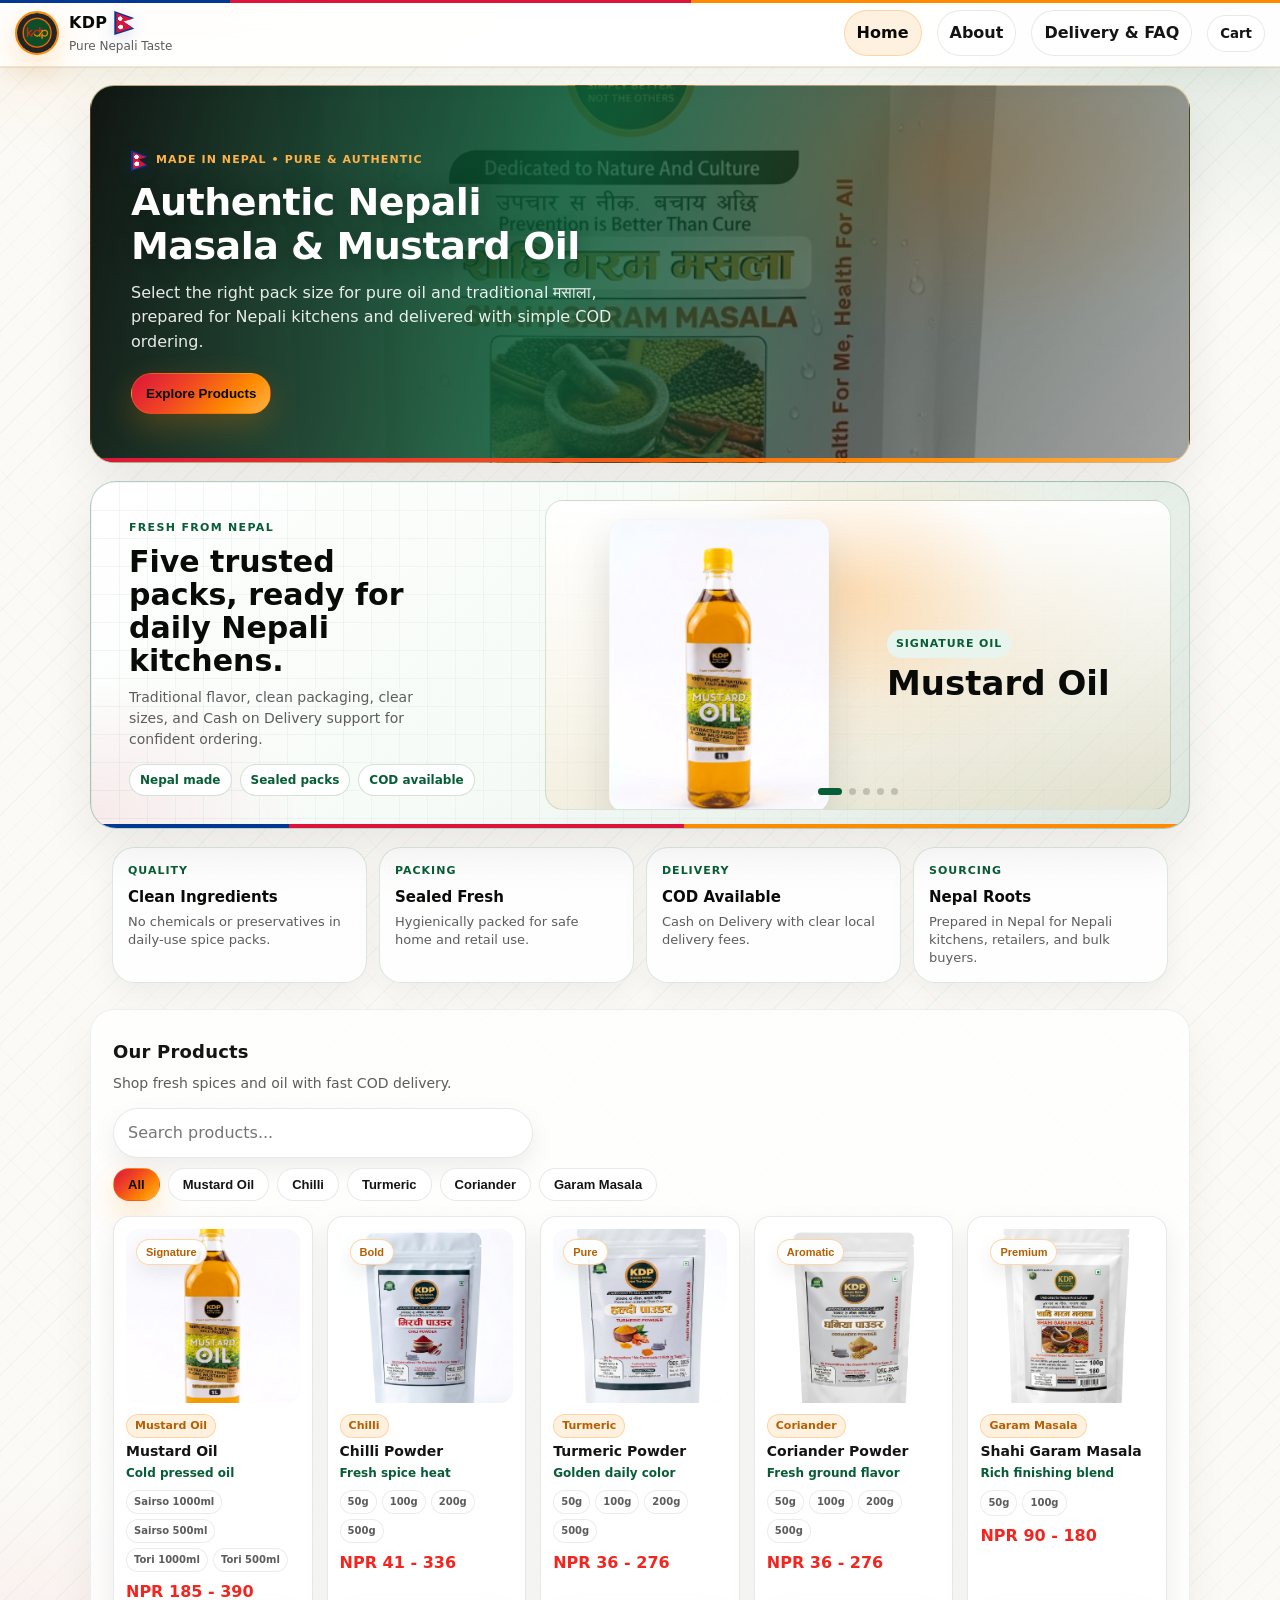
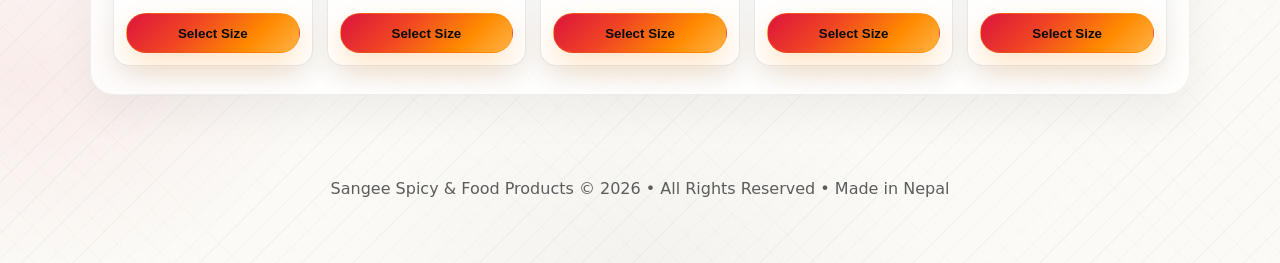
<file: index.html>
<!DOCTYPE html>
<html lang="en">
<head>
  <meta charset="UTF-8" />
  <meta name="viewport" content="width=device-width, initial-scale=1.0, viewport-fit=cover" />
  <title>KDP</title>
  <meta name="description" content="Pure, traditional मसाला for homes, retailers & wholesale buyers across Nepal.">
  <meta name="theme-color" content="#075D36" />
  <meta name="mobile-web-app-capable" content="yes" />
  <meta name="apple-mobile-web-app-capable" content="yes" />
  <meta name="apple-mobile-web-app-title" content="KDP" />
  <meta name="apple-mobile-web-app-status-bar-style" content="default" />
  <link rel="icon" href="favicon.ico" sizes="any" />
  <link rel="icon" type="image/png" href="icons/favicon-32x32.png" sizes="32x32" />
  <link rel="icon" type="image/png" href="icons/favicon-16x16.png" sizes="16x16" />
  <link rel="apple-touch-icon" href="icons/apple-touch-icon-120x120.png" sizes="120x120" />
  <link rel="apple-touch-icon" href="icons/apple-touch-icon-152x152.png" sizes="152x152" />
  <link rel="apple-touch-icon" href="icons/apple-touch-icon-167x167.png" sizes="167x167" />
  <link rel="apple-touch-icon" href="icons/apple-touch-icon.png" sizes="180x180" />
  <link rel="manifest" href="manifest.webmanifest" />
  <link rel="stylesheet" href="style.css?v=15" />
</head>
<body>
  <header class="header">
    <div class="brand">
      <img src="icons/logo-source.png" class="brand-logo" alt="KDP logo" />
      <div>
        <div class="brand-title-line">
          <h1>KDP</h1>
          <span class="nepal-flag-mark" aria-hidden="true"></span>
        </div>
        <p>Pure Nepali Taste</p>
      </div>
    </div>
    <nav class="top-nav">
      <button type="button" class="mobile-header-cart-btn" id="mobile-header-cart-btn" aria-label="Open cart">
        <span>Cart</span>
        <span class="mobile-header-cart-count hidden" id="mobile-header-cart-count">0</span>
      </button>
      <button id="menu-toggle" class="menu-toggle" type="button" aria-label="Open menu" aria-expanded="false">☰</button>
      <div class="nav-links" id="nav-links">
        <a class="nav-link" href="index.html" aria-current="page">Home</a>
        <a class="nav-link" href="about.html">About</a>
        <a class="nav-link" href="delivery.html">Delivery & FAQ</a>
        <button type="button" class="nav-link nav-cart-btn" id="header-cart-btn">
          <span>Cart</span>
          <span class="nav-cart-count hidden" id="header-cart-count">0</span>
        </button>
      </div>
    </nav>
  </header>

  <section class="hero" aria-label="Hero banner">
    <div class="hero__overlay" aria-hidden="true"></div>
    <div class="hero__content">
      <span class="hero__eyebrow"><span class="nepal-flag-mark" aria-hidden="true"></span> Made in Nepal • Pure & Authentic</span>
      <h2>Authentic Nepali Masala & Mustard Oil</h2>
      <p>Select the right pack size for pure oil and traditional मसाला, prepared for Nepali kitchens and delivered with simple COD ordering.</p>
      <button class="primary-btn" id="explore-btn">Explore Products</button>
    </div>
  </section>

  <section class="future-view product-showcase" id="future-view" aria-label="Featured product slider">
    <div class="future-view__copy">
      <span class="future-view__eyebrow">Fresh From Nepal</span>
      <h2>Five trusted packs, ready for daily Nepali kitchens.</h2>
      <p>Traditional flavor, clean packaging, clear sizes, and Cash on Delivery support for confident ordering.</p>
      <div class="future-view__chips" aria-label="Product qualities">
        <span>Nepal made</span>
        <span>Sealed packs</span>
        <span>COD available</span>
      </div>
    </div>
    <div class="product-showcase__stage" id="product-showcase-stage">
      <div class="product-showcase__slides" id="product-showcase-slides">
        <article class="product-showcase__slide active" data-showcase-slide>
          <img src="m1.PNG" alt="KDP Mustard Oil" />
          <div>
            <span>Signature Oil</span>
            <strong>Mustard Oil</strong>
          </div>
        </article>
        <article class="product-showcase__slide" data-showcase-slide>
          <img src="c1.PNG" alt="KDP Chilli Powder" />
          <div>
            <span>Fresh Heat</span>
            <strong>Chilli Powder</strong>
          </div>
        </article>
        <article class="product-showcase__slide" data-showcase-slide>
          <img src="h1.PNG" alt="KDP Turmeric Powder" />
          <div>
            <span>Golden Daily Spice</span>
            <strong>Turmeric Powder</strong>
          </div>
        </article>
        <article class="product-showcase__slide" data-showcase-slide>
          <img src="d1.PNG" alt="KDP Coriander Powder" />
          <div>
            <span>Clean Aroma</span>
            <strong>Coriander Powder</strong>
          </div>
        </article>
        <article class="product-showcase__slide" data-showcase-slide>
          <img src="g1.PNG" alt="KDP Shahi Garam Masala" />
          <div>
            <span>Premium Blend</span>
            <strong>Shahi Garam Masala</strong>
          </div>
        </article>
      </div>
      <div class="product-showcase__dots" id="product-showcase-dots" aria-label="Showcase slides">
        <button type="button" class="active" aria-label="Show mustard oil"></button>
        <button type="button" aria-label="Show chilli powder"></button>
        <button type="button" aria-label="Show turmeric powder"></button>
        <button type="button" aria-label="Show coriander powder"></button>
        <button type="button" aria-label="Show garam masala"></button>
      </div>
    </div>
  </section>

  <section class="trust-panel" aria-label="Product promises">
    <div class="trust-panel__item">
      <span class="trust-panel__kicker">Quality</span>
      <strong>Clean Ingredients</strong>
      <p>No chemicals or preservatives in daily-use spice packs.</p>
    </div>
    <div class="trust-panel__item">
      <span class="trust-panel__kicker">Packing</span>
      <strong>Sealed Fresh</strong>
      <p>Hygienically packed for safe home and retail use.</p>
    </div>
    <div class="trust-panel__item">
      <span class="trust-panel__kicker">Delivery</span>
      <strong>COD Available</strong>
      <p>Cash on Delivery with clear local delivery fees.</p>
    </div>
    <div class="trust-panel__item">
      <span class="trust-panel__kicker">Sourcing</span>
      <strong>Nepal Roots</strong>
      <p>Prepared in Nepal for Nepali kitchens, retailers, and bulk buyers.</p>
    </div>
  </section>

  <section class="products" id="products">
    <div class="products-header">
      <div>
        <h2>Our Products</h2>
        <p class="products-subtitle">Shop fresh spices and oil with fast COD delivery.</p>
      </div>
      <div class="products-tools">
        <input type="search" id="product-search" class="search-input" placeholder="Search products..." autocomplete="off" />
        <div class="category-bar" id="category-bar" role="tablist" aria-label="Product categories"></div>
      </div>
    </div>
    <div id="product-list" class="product-grid"></div>
  </section>

  <section class="quick-view hidden" id="quick-view" aria-label="Product details" aria-hidden="true">
    <div class="quick-view__panel" role="dialog" aria-modal="true" aria-labelledby="quick-view-title">
      <button type="button" class="quick-view__close" id="quick-view-close" aria-label="Close product details">×</button>
      <div class="quick-view__body" id="quick-view-body"></div>
    </div>
  </section>

  <div class="cart-overlay hidden" id="cart-overlay" aria-hidden="true"></div>
  <aside class="cart-drawer hidden" id="cart-drawer" aria-label="Shopping cart">
    <div class="cart-drawer__head">
      <div class="cart-brand">
        <img src="icons/logo-source.png" alt="" class="cart-brand__logo" />
        <div>
          <span class="cart-brand__eyebrow">KDP</span>
          <h2>Your Cart</h2>
        </div>
      </div>
      <button type="button" class="cart-drawer__close" id="cart-close-btn" aria-label="Close cart">×</button>
    </div>
    <div class="cart-drawer__body" id="cart-items"></div>
    <div class="cart-drawer__foot">
      <div class="cart-summary">
        <div class="cart-summary__row"><span>Subtotal</span><strong id="cart-subtotal">NPR 0</strong></div>
        <div class="cart-summary__row"><span>Payment</span><strong>Cash on Delivery</strong></div>
        <p class="cart-summary__hint" id="cart-min-hint">Minimum order NPR 300</p>
      </div>
      <button type="button" class="btn btn-primary" id="cart-checkout-btn">Proceed to Checkout</button>
    </div>
  </aside>

  <section class="order-section hidden" id="checkout-section" aria-label="Checkout" aria-hidden="true">
    <div class="order-card">
      <div class="order-head">
        <div class="order-brand">
          <img src="icons/logo-source.png" alt="" class="order-brand__logo" />
          <div>
          <span class="order-brand__eyebrow">Secure COD Checkout</span>
          <h2>Customer Details</h2>
          <p class="order-note">Review your order and confirm on WhatsApp. Your details are saved on this device for next time.</p>
          </div>
        </div>
        <button type="button" class="order-close-btn" id="checkout-close-btn" aria-label="Cancel checkout">×</button>
      </div>

      <form id="checkout-form" class="order-form" novalidate>
        <div class="order-scroll">
          <div class="checkout-summary" id="checkout-cart-summary"></div>

          <div class="form-grid">
            <label>
              Full Name
              <input id="customer-name" name="name" type="text" placeholder="Your full name" required autocomplete="name" />
            </label>
            <label>
              Phone Number
              <input id="customer-phone" name="phone" type="tel" placeholder="98xxxxxxxx" required autocomplete="tel" />
            </label>
            <label class="full-row">
              Delivery Zone
              <select id="delivery-zone" name="deliveryZone" required></select>
            </label>
            <label class="full-row">
              Full Address & Landmark
              <input id="customer-location" name="location" type="text" placeholder="Ward, area, street, landmark" required autocomplete="street-address" />
            </label>
            <label class="full-row">
              Payment Method
              <input id="payment-method" type="text" value="Cash on Delivery (COD)" readonly />
            </label>
            <label class="full-row">
              Additional Note (Optional)
              <textarea id="customer-note" name="note" rows="2" placeholder="Delivery time preference, etc."></textarea>
            </label>
          </div>
        </div>

        <div class="checkout-footer">
          <div class="checkout-totals" id="checkout-totals">
            <div class="checkout-totals__row checkout-totals__row--grand"><span>Grand Total</span><span id="total-grand">NPR 0</span></div>
          </div>

          <p class="checkout-hint" id="checkout-hint"></p>
          <div class="checkout-actions">
            <button type="submit" class="btn btn-primary">Confirm on WhatsApp</button>
          </div>
        </div>
      </form>
    </div>
  </section>

  <footer class="footer">
    <p>Sangee Spicy & Food Products © 2026 • All Rights Reserved • Made in Nepal</p>
  </footer>

  <script src="script.js?v=14"></script>
</body>
</html>
</file>
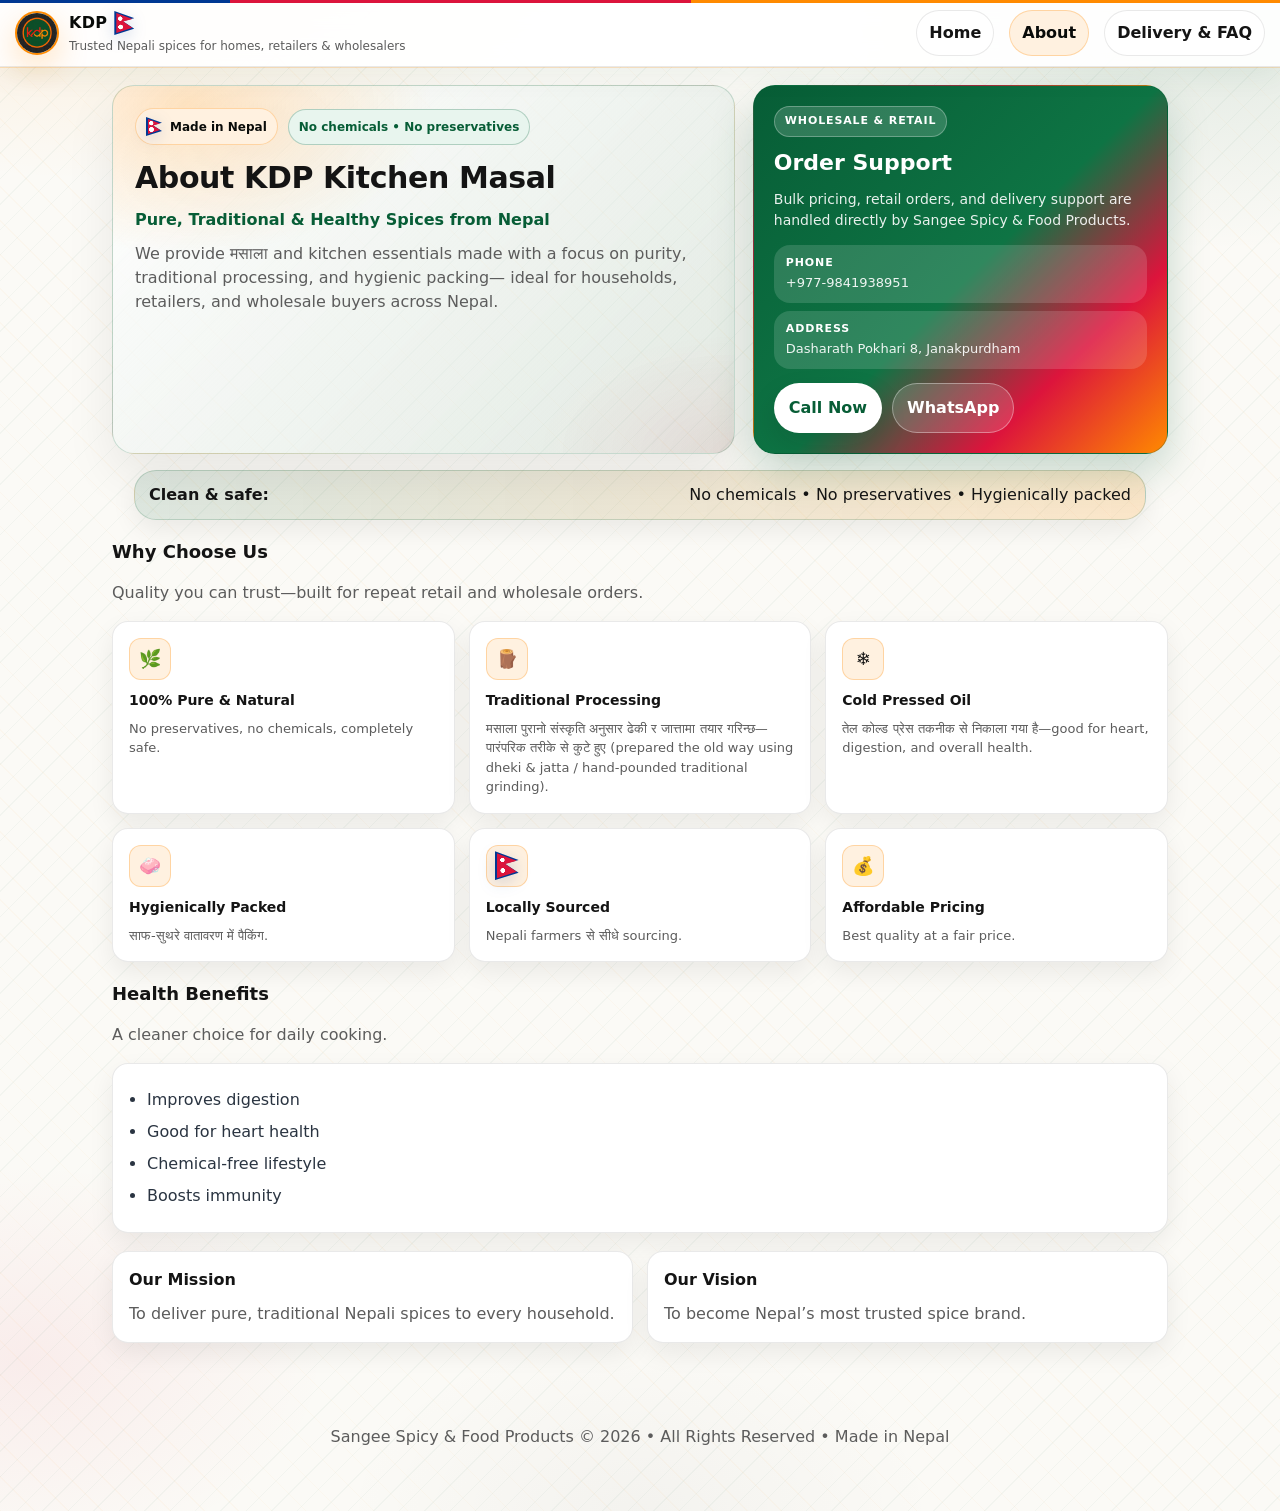
<file: about.html>
<!DOCTYPE html>
<html lang="en">
<head>
  <meta charset="UTF-8" />
  <meta name="viewport" content="width=device-width, initial-scale=1.0, viewport-fit=cover" />
  <title>About • KDP</title>
  <meta name="theme-color" content="#075D36" />
  <meta name="mobile-web-app-capable" content="yes" />
  <meta name="apple-mobile-web-app-capable" content="yes" />
  <meta name="apple-mobile-web-app-title" content="KDP" />
  <link rel="icon" href="favicon.ico" sizes="any" />
  <link rel="icon" type="image/png" href="icons/favicon-32x32.png" sizes="32x32" />
  <link rel="icon" type="image/png" href="icons/favicon-16x16.png" sizes="16x16" />
  <link rel="apple-touch-icon" href="icons/apple-touch-icon-120x120.png" sizes="120x120" />
  <link rel="apple-touch-icon" href="icons/apple-touch-icon-152x152.png" sizes="152x152" />
  <link rel="apple-touch-icon" href="icons/apple-touch-icon-167x167.png" sizes="167x167" />
  <link rel="apple-touch-icon" href="icons/apple-touch-icon.png" sizes="180x180" />
  <link rel="manifest" href="manifest.webmanifest" />
  <link rel="stylesheet" href="style.css?v=15" />
</head>
<body>
  <header class="header">
    <div class="brand">
      <img src="icons/logo-source.png" class="brand-logo" alt="KDP logo" />
      <div>
        <div class="brand-title-line">
          <h1>KDP</h1>
          <span class="nepal-flag-mark" aria-hidden="true"></span>
        </div>
        <p>Trusted Nepali spices for homes, retailers & wholesalers</p>
      </div>
    </div>
    <nav class="top-nav">
      <button id="menu-toggle" class="menu-toggle" type="button" aria-label="Open menu" aria-expanded="false">☰</button>
      <div class="nav-links" id="nav-links">
        <a class="nav-link" href="index.html">Home</a>
        <a class="nav-link" href="about.html" aria-current="page">About</a>
        <a class="nav-link" href="delivery.html">Delivery & FAQ</a>
      </div>
    </nav>
  </header>

  <main class="page">
    <section class="about-hero">
      <div class="about-hero__content">
        <div class="badge-row">
          <span class="badge"><span class="nepal-flag-mark nepal-flag-mark--tiny" aria-hidden="true"></span> Made in Nepal</span>
          <span class="badge badge--soft">No chemicals • No preservatives</span>
        </div>
        <h2>About KDP Kitchen Masal</h2>
        <p class="subtitle">Pure, Traditional & Healthy Spices from Nepal</p>
        <p class="lead">
          We provide मसाला and kitchen essentials made with a focus on purity, traditional processing, and hygienic packing—
          ideal for households, retailers, and wholesale buyers across Nepal.
        </p>
      </div>
      <div class="about-hero__card about-supply-card">
        <span class="about-supply-card__label">Wholesale & Retail</span>
        <h3>Order Support</h3>
        <p>
          Bulk pricing, retail orders, and delivery support are handled directly by Sangee Spicy & Food Products.
        </p>
        <div class="supply-list">
          <span><strong>Phone</strong> +977-9841938951</span>
          <span><strong>Address</strong> Dasharath Pokhari 8, Janakpurdham</span>
        </div>
        <div class="cta-row">
          <a class="btn btn-primary" href="tel:+977-9841938951">Call Now</a>
          <a class="btn btn-outline" href="https://wa.me/9779841938951" target="_blank" rel="noopener noreferrer">WhatsApp</a>
        </div>
      </div>
    </section>

    <section class="strip strip--highlight" aria-label="No chemicals highlight">
      <div class="strip__inner">
        <strong>Clean & safe:</strong> No chemicals • No preservatives • Hygienically packed
      </div>
    </section>

    <section class="section">
      <div class="section__head">
        <h3>Why Choose Us</h3>
        <p class="muted">Quality you can trust—built for repeat retail and wholesale orders.</p>
      </div>
      <div class="why-grid">
        <div class="why-card">
          <div class="why-icon" aria-hidden="true">🌿</div>
          <h4>100% Pure & Natural</h4>
          <p>No preservatives, no chemicals, completely safe.</p>
        </div>
        <div class="why-card">
          <div class="why-icon" aria-hidden="true">🪵</div>
          <h4>Traditional Processing</h4>
          <p>मसाला पुरानो संस्कृति अनुसार ढेकी र जात्तामा तयार गरिन्छ—पारंपरिक तरीके से कुटे हुए (prepared the old way using dheki & jatta / hand‑pounded traditional grinding).</p>
        </div>
        <div class="why-card">
          <div class="why-icon" aria-hidden="true">❄️</div>
          <h4>Cold Pressed Oil</h4>
          <p>तेल कोल्ड प्रेस तकनीक से निकाला गया है—good for heart, digestion, and overall health.</p>
        </div>
        <div class="why-card">
          <div class="why-icon" aria-hidden="true">🧼</div>
          <h4>Hygienically Packed</h4>
          <p>साफ‑सुथरे वातावरण में पैकिंग.</p>
        </div>
        <div class="why-card">
          <div class="why-icon" aria-hidden="true"><span class="nepal-flag-mark nepal-flag-mark--card"></span></div>
          <h4>Locally Sourced</h4>
          <p>Nepali farmers से सीधे sourcing.</p>
        </div>
        <div class="why-card">
          <div class="why-icon" aria-hidden="true">💰</div>
          <h4>Affordable Pricing</h4>
          <p>Best quality at a fair price.</p>
        </div>
      </div>
    </section>

    <section class="section">
      <div class="section__head">
        <h3>Health Benefits</h3>
        <p class="muted">A cleaner choice for daily cooking.</p>
      </div>
      <div class="benefits-card">
        <ul class="checklist">
          <li>Improves digestion</li>
          <li>Good for heart health</li>
          <li>Chemical-free lifestyle</li>
          <li>Boosts immunity</li>
        </ul>
      </div>
    </section>

    <section class="section mission-vision">
      <div class="mv-card">
        <h3>Our Mission</h3>
        <p>To deliver pure, traditional Nepali spices to every household.</p>
      </div>
      <div class="mv-card">
        <h3>Our Vision</h3>
        <p>To become Nepal’s most trusted spice brand.</p>
      </div>
    </section>
  </main>

  <footer class="footer">
    <p>Sangee Spicy & Food Products © 2026 • All Rights Reserved • Made in Nepal</p>
  </footer>

  <script src="script.js?v=14"></script>
</body>
</html>
</file>
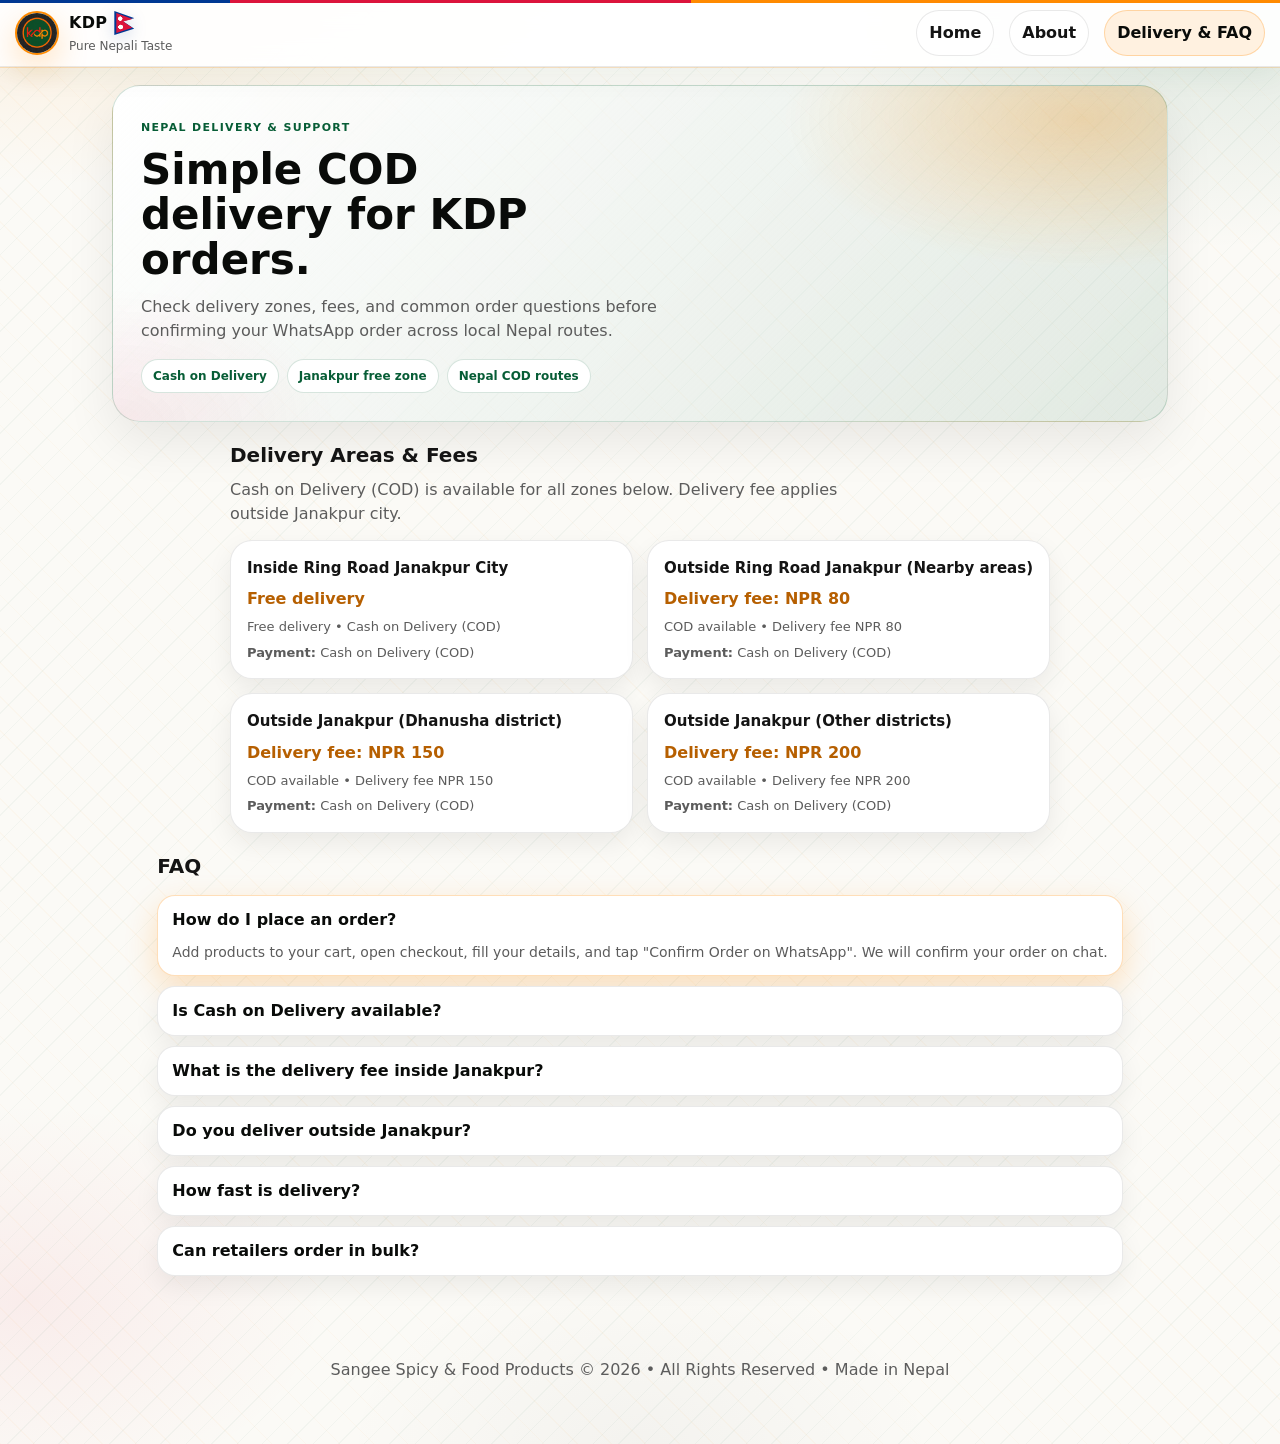
<file: delivery.html>
<!DOCTYPE html>
<html lang="en">
<head>
  <meta charset="UTF-8" />
  <meta name="viewport" content="width=device-width, initial-scale=1.0, viewport-fit=cover" />
  <title>Delivery & FAQ • KDP</title>
  <meta name="description" content="KDP delivery areas, Cash on Delivery details, and frequently asked questions." />
  <meta name="theme-color" content="#075D36" />
  <meta name="mobile-web-app-capable" content="yes" />
  <meta name="apple-mobile-web-app-capable" content="yes" />
  <meta name="apple-mobile-web-app-title" content="KDP" />
  <link rel="icon" href="favicon.ico" sizes="any" />
  <link rel="icon" type="image/png" href="icons/favicon-32x32.png" sizes="32x32" />
  <link rel="icon" type="image/png" href="icons/favicon-16x16.png" sizes="16x16" />
  <link rel="apple-touch-icon" href="icons/apple-touch-icon-120x120.png" sizes="120x120" />
  <link rel="apple-touch-icon" href="icons/apple-touch-icon-152x152.png" sizes="152x152" />
  <link rel="apple-touch-icon" href="icons/apple-touch-icon-167x167.png" sizes="167x167" />
  <link rel="apple-touch-icon" href="icons/apple-touch-icon.png" sizes="180x180" />
  <link rel="manifest" href="manifest.webmanifest" />
  <link rel="stylesheet" href="style.css?v=15" />
</head>
<body>
  <header class="header">
    <div class="brand">
      <img src="icons/logo-source.png" class="brand-logo" alt="KDP logo" />
      <div>
        <div class="brand-title-line">
          <h1>KDP</h1>
          <span class="nepal-flag-mark" aria-hidden="true"></span>
        </div>
        <p>Pure Nepali Taste</p>
      </div>
    </div>
    <nav class="top-nav">
      <button id="menu-toggle" class="menu-toggle" type="button" aria-label="Open menu" aria-expanded="false">☰</button>
      <div class="nav-links" id="nav-links">
        <a class="nav-link" href="index.html">Home</a>
        <a class="nav-link" href="about.html">About</a>
        <a class="nav-link" href="delivery.html" aria-current="page">Delivery & FAQ</a>
      </div>
    </nav>
  </header>

  <main class="page info-page">
    <section class="info-hero" aria-label="Delivery and FAQ">
      <span class="info-hero__eyebrow">Nepal Delivery & Support</span>
      <h2>Simple COD delivery for KDP orders.</h2>
      <p>Check delivery zones, fees, and common order questions before confirming your WhatsApp order across local Nepal routes.</p>
      <div class="info-hero__chips">
        <span>Cash on Delivery</span>
        <span>Janakpur free zone</span>
        <span>Nepal COD routes</span>
      </div>
    </section>

    <section class="delivery-section delivery-section--page" id="delivery-info" aria-label="Delivery information">
      <h2>Delivery Areas & Fees</h2>
      <p class="section-lead">Cash on Delivery (COD) is available for all zones below. Delivery fee applies outside Janakpur city.</p>
      <div class="delivery-grid" id="delivery-zones-display"></div>
    </section>

    <section class="faq-section faq-section--page" id="faq" aria-label="Frequently asked questions">
      <h2>FAQ</h2>
      <div class="faq-list" id="faq-list"></div>
    </section>
  </main>

  <footer class="footer">
    <p>Sangee Spicy & Food Products © 2026 • All Rights Reserved • Made in Nepal</p>
  </footer>

  <script src="script.js?v=14"></script>
</body>
</html>
</file>
<file: style.css>
:root{
  /* KDP Nepal logo & packaging palette */
  --gold:#FF8A00;
  --gold-light:#FFB347;
  --gold-dark:#B65F00;
  --gold-soft:#FFF1E0;
  --gold-rgb:255, 138, 0;

  --black:#090B09;
  --black-soft:#151A16;

  --flag-red:#DC143C;
  --flag-blue:#003893;
  --spice:#F2261F;
  --spice-soft:#FFF0EE;

  --green:#075D36;
  --green-soft:#E8F5EE;
  --green-rgb:7, 93, 54;

  --bg:#FBFAF6;
  --surface:#FFFFFF;
  --card:#FFFFFF;
  --text:#141414;
  --muted:#5C5C5C;
  --border:rgba(13, 13, 13, 0.09);
  --border-gold:rgba(var(--gold-rgb), 0.28);

  --shadow: 0 20px 50px rgba(13, 13, 13, 0.08);
  --shadow-sm: 0 10px 26px rgba(13, 13, 13, 0.07);
  --shadow-gold: 0 12px 32px rgba(var(--gold-rgb), 0.24);

  --radius:16px;
  --radius-sm:12px;

  --brand:var(--gold);
  --brand2:var(--gold-dark);
  --brand-soft:var(--gold-soft);
  --accent:var(--green);
  --accent-spice:var(--spice);

  --gradient-brand:linear-gradient(135deg, var(--flag-red) 0%, #F04424 36%, var(--gold) 72%, var(--gold-light) 100%);
  --gradient-surface:linear-gradient(180deg, #FFFFFF 0%, var(--gold-soft) 100%);
  --gradient-strip:linear-gradient(90deg, rgba(var(--green-rgb), 0.12), rgba(var(--gold-rgb), 0.16), rgba(220, 20, 60, 0.10));
  --flag-stripe:linear-gradient(90deg, var(--flag-blue) 0 18%, var(--flag-red) 18% 54%, var(--gold) 54% 100%);
}

*{ box-sizing:border-box; }

html{
  overscroll-behavior-x:none;
}

body{
  margin:0;
  max-width:100%;
  overflow-x:hidden;
  overscroll-behavior-x:none;
  background:
    repeating-linear-gradient(135deg, rgba(var(--green-rgb), 0.035) 0 1px, transparent 1px 18px),
    repeating-linear-gradient(45deg, rgba(var(--gold-rgb), 0.03) 0 1px, transparent 1px 24px),
    radial-gradient(900px 520px at 8% -8%, rgba(var(--gold-rgb), 0.16), transparent 58%),
    radial-gradient(700px 400px at 95% 2%, rgba(var(--green-rgb), 0.10), transparent 55%),
    radial-gradient(520px 340px at 2% 90%, rgba(220, 20, 60, 0.06), transparent 58%),
    radial-gradient(600px 360px at 50% 100%, rgba(13, 13, 13, 0.03), transparent 50%),
    var(--bg);
  font-family: "Segoe UI", ui-sans-serif, system-ui, -apple-system, Roboto, Arial, sans-serif;
  color:var(--text);
  line-height:1.5;
  -webkit-font-smoothing:antialiased;
  text-rendering:optimizeLegibility;
}

a{ color:inherit; }

.header{
  display:flex;
  justify-content:space-between;
  align-items:center;
  flex-wrap:wrap;
  padding:10px 15px;
  background:
    var(--flag-stripe) top / 100% 3px no-repeat,
    rgba(255,255,255,0.92);
  -webkit-backdrop-filter: blur(12px);
  backdrop-filter: blur(12px);
  border-bottom:1px solid var(--border);
  box-shadow:0 1px 0 rgba(var(--gold-rgb), 0.2), 0 10px 28px rgba(7, 93, 54, 0.055);
  position:sticky;
  top:0;
  z-index:10;
  max-width:100%;
  overflow:visible;
}

.brand{
  display:flex;
  align-items:center;
  gap:10px;
  flex-wrap:wrap;
  max-width:100%;
}

.brand h1{
  font-size:16px;
  margin:0;
  letter-spacing:0.3px;
  color:var(--black);
  font-weight:800;
}

.brand-title-line{
  display:flex;
  align-items:center;
  gap:7px;
  min-width:0;
}

.brand p{
  margin:2px 0 0;
  color:var(--muted);
  font-size:12px;
}

.nepal-flag-mark{
  position:relative;
  display:inline-block;
  width:20px;
  height:24px;
  flex:0 0 auto;
  filter:drop-shadow(0 4px 8px rgba(0, 56, 147, 0.18));
}

.nepal-flag-mark::before,
.nepal-flag-mark::after{
  content:"";
  position:absolute;
  inset:0;
  clip-path:polygon(0 0, 100% 30%, 43% 43%, 100% 74%, 0 100%);
}

.nepal-flag-mark::before{
  background:var(--flag-blue);
}

.nepal-flag-mark::after{
  inset:2px;
  background:
    radial-gradient(circle at 27% 28%, #fff 0 2px, transparent 2.4px),
    radial-gradient(circle at 29% 70%, #fff 0 2.2px, transparent 2.6px),
    var(--flag-red);
}

.nepal-flag-mark--tiny{
  width:16px;
  height:19px;
}

.nepal-flag-mark--card{
  width:24px;
  height:29px;
}

.logo{
  width:44px;
  height:44px;
  display:grid;
  place-items:center;
  border-radius:12px;
  background:var(--gold-soft);
  border:1px solid var(--border-gold);
  font-weight:700;
  letter-spacing:0.6px;
  color:var(--gold-dark);
}

.brand-logo{
  width:44px;
  height:44px;
  border-radius:50%;
  object-fit:cover;
  border:2px solid var(--gold);
  background:var(--black);
  box-shadow: var(--shadow-gold);
}
.top-nav{
  display:flex;
  gap:12px;
  align-items:center;
  flex-wrap:wrap;
  max-width:100%;
  flex:1;
  justify-content:flex-end;
}

.menu-toggle{
  display:none;
  font-size:24px;
  line-height:1;
  padding:10px 12px;
  border-radius:16px;
  background:#fff;
  border:1px solid var(--border);
  cursor:pointer;
  transition: transform 160ms ease, box-shadow 160ms ease, border-color 160ms ease;
}

.menu-toggle:hover{
  transform: translateY(-1px);
  box-shadow: var(--shadow-sm);
  border-color: var(--border-gold);
}

.nav-links{
  display:flex;
  gap:15px;
  align-items:center;
}
/* Search removed (kept layout clean) */

.nav-link{
  display:inline-flex;
  align-items:center;
  gap:8px;
  padding:10px 12px;
  border-radius:999px;
  border:1px solid var(--border);
  background:rgba(255,255,255,0.85);
  text-decoration:none;
  color:var(--text);
  font-weight:600;
  font-family:inherit;
  transition: transform 160ms ease, box-shadow 160ms ease, border-color 160ms ease;
}

.nav-cart-btn{
  cursor:pointer;
}

.nav-cart-count{
  min-width:20px;
  height:20px;
  display:grid;
  place-items:center;
  padding:0 6px;
  border-radius:999px;
  background:var(--green);
  color:#fff;
  font-size:11px;
  line-height:1;
}

.nav-cart-count.hidden{
  display:none;
}

.mobile-header-cart-btn{
  display:none;
}

.mobile-header-cart-count{
  min-width:19px;
  height:19px;
  display:grid;
  place-items:center;
  padding:0 6px;
  border-radius:999px;
  background:var(--green);
  color:#fff;
  font-size:11px;
  line-height:1;
}

.mobile-header-cart-count.hidden{
  display:none;
}

.nav-link[aria-current="page"]{
  border-color:var(--border-gold);
  background:var(--gold-soft);
  color:var(--black);
}

.nav-link:hover{
  transform: translateY(-1px);
  box-shadow: var(--shadow-sm);
  border-color:var(--border-gold);
}

.hero{
  position:relative;
  display:flex;
  align-items:flex-end;
  margin:18px auto 0;
  max-width:1100px;
  min-height:clamp(240px, 42vh, 400px);
  padding:0;
  border-radius:24px;
  border:1px solid var(--border-gold);
  box-shadow: var(--shadow);
  overflow:hidden;
  background:
    radial-gradient(430px 260px at 78% 20%, rgba(var(--gold-rgb), 0.28), transparent 70%),
    radial-gradient(380px 250px at 18% 88%, rgba(220, 20, 60, 0.26), transparent 72%),
    linear-gradient(135deg, rgba(7, 93, 54, 0.42), rgba(9, 11, 9, 0.2)),
    var(--black) url("g1.PNG") center center / cover no-repeat;
}

.hero::after{
  content:"";
  position:absolute;
  left:0;
  right:0;
  bottom:0;
  height:4px;
  background:var(--gradient-brand);
  z-index:2;
}

.hero__overlay{
  position:absolute;
  inset:0;
  background:linear-gradient(
    105deg,
    rgba(9, 11, 9, 0.94) 0%,
    rgba(7, 93, 54, 0.78) 42%,
    rgba(9, 11, 9, 0.38) 72%,
    rgba(9, 11, 9, 0.22) 100%
  );
  z-index:0;
}

.hero__content{
  position:relative;
  z-index:1;
  width:100%;
  max-width:580px;
  padding:clamp(28px, 5vw, 48px) clamp(20px, 4vw, 40px);
}

.hero__eyebrow{
  display:inline-flex;
  align-items:center;
  gap:8px;
  margin-bottom:10px;
  font-size:11px;
  font-weight:800;
  letter-spacing:0.1em;
  text-transform:uppercase;
  color:var(--gold-light);
}

.hero__eyebrow .nepal-flag-mark{
  width:17px;
  height:21px;
}

.hero__content h2{
  margin:0;
  font-size:clamp(26px, 4.2vw, 38px);
  line-height:1.15;
  letter-spacing:-0.5px;
  color:#fff;
  text-shadow:0 2px 24px rgba(0, 0, 0, 0.35);
}

.hero__content p{
  margin:12px 0 0;
  color:rgba(255, 255, 255, 0.9);
  max-width:48ch;
  font-size:clamp(14px, 2vw, 16px);
  line-height:1.55;
}

.hero__content .primary-btn{
  margin-top:18px;
}

.btn{
  display:inline-flex;
  align-items:center;
  justify-content:center;
  gap:10px;
  border-radius:999px;
  padding:12px 14px;
  text-decoration:none;
  font-weight:700;
  border:1px solid transparent;
  cursor:pointer;
  transition: transform 160ms ease, box-shadow 160ms ease, background 160ms ease, border-color 160ms ease;
  white-space:nowrap;
}

.btn:hover{
  transform: translateY(-1px);
  box-shadow: var(--shadow-sm);
}

.btn-primary{
  background:var(--gradient-brand);
  color:var(--black);
  box-shadow: var(--shadow-gold);
  border:1px solid rgba(var(--gold-rgb), 0.35);
}

.btn-primary:hover{
  box-shadow:0 14px 36px rgba(var(--gold-rgb), 0.32);
}

.btn-outline{
  background:#fff;
  color:var(--text);
  border-color: var(--border);
}

/* Backward compatibility for existing class names */
.primary-btn{
  display:inline-flex;
  align-items:center;
  justify-content:center;
  gap:10px;
  border-radius:999px;
  padding:12px 14px;
  text-decoration:none;
  font-weight:700;
  border:1px solid rgba(var(--gold-rgb), 0.35);
  cursor:pointer;
  transition: transform 160ms ease, box-shadow 160ms ease, background 160ms ease, border-color 160ms ease;
  white-space:nowrap;
  background:var(--gradient-brand);
  color:var(--black);
  box-shadow: var(--shadow-gold);
}

.secondary-btn{
  display:inline-flex;
  align-items:center;
  justify-content:center;
  gap:10px;
  border-radius:999px;
  padding:12px 14px;
  text-decoration:none;
  font-weight:700;
  border:1px solid var(--border);
  cursor:pointer;
  transition: transform 160ms ease, box-shadow 160ms ease, background 160ms ease, border-color 160ms ease;
  white-space:nowrap;
  background:#fff;
  color:var(--text);
}

.products{
  padding:28px 22px;
  margin:26px auto 0;
  max-width:1100px;
  background:rgba(255,255,255,0.78);
  border:1px solid rgba(13, 13, 13, 0.06);
  border-radius:24px;
  box-shadow:0 18px 44px rgba(13, 13, 13, 0.055);
}

.products h2{
  margin:0;
  font-size:18px;
  letter-spacing:0.2px;
}

.products-subtitle{
  margin:8px 0 0;
  color:var(--muted);
  font-size:14px;
}

.products-header{
  display:flex;
  flex-direction:column;
  gap:14px;
  margin-bottom:4px;
}

.products-tools{
  display:flex;
  flex-direction:column;
  gap:10px;
}

.search-input{
  width:100%;
  max-width:420px;
  border:1px solid var(--border);
  border-radius:999px;
  padding:12px 14px;
  font:inherit;
  font-size:16px;
  background:#fff;
  box-shadow: var(--shadow-sm);
}

.search-input:focus{
  outline:none;
  border-color:var(--border-gold);
  box-shadow:0 0 0 3px rgba(var(--gold-rgb), 0.15);
}

.category-bar{
  display:flex;
  flex-wrap:wrap;
  gap:8px;
}

.category-chip{
  border:1px solid var(--border);
  background:#fff;
  color:var(--text);
  border-radius:999px;
  padding:8px 14px;
  font-size:13px;
  font-weight:600;
  cursor:pointer;
  transition: background 160ms ease, border-color 160ms ease, color 160ms ease;
}

.category-chip:hover,
.category-chip.active{
  background:var(--gradient-brand);
  color:var(--black);
  border-color:rgba(var(--gold-rgb), 0.4);
  box-shadow: var(--shadow-gold);
}

.product-category-tag{
  display:inline-block;
  font-size:11px;
  font-weight:700;
  color:var(--gold-dark);
  background:var(--gold-soft);
  border:1px solid var(--border-gold);
  border-radius:999px;
  padding:3px 8px;
  margin-bottom:4px;
}

.product-card .add-cart-btn{
  margin-top:auto;
}

.section-lead{
  margin:8px 0 0;
  color:var(--muted);
  max-width:65ch;
}

.delivery-section,
.faq-section{
  max-width:1100px;
  margin:28px auto 0;
  padding:0 22px;
}

.delivery-section h2,
.faq-section h2{
  margin:0;
  font-size:20px;
}

.delivery-grid{
  display:grid;
  grid-template-columns:repeat(2, minmax(0, 1fr));
  gap:14px;
  margin-top:14px;
}

.delivery-card{
  background:#fff;
  border:1px solid var(--border);
  border-radius:22px;
  padding:16px;
  box-shadow: var(--shadow-sm);
  transition: border-color 160ms ease, transform 160ms ease;
}

.delivery-card:hover{
  border-color:var(--border-gold);
  transform:translateY(-2px);
}

.delivery-card h3{
  margin:0 0 8px;
  font-size:15px;
}

.delivery-card__fee{
  margin:0;
  font-weight:700;
  color:var(--gold-dark);
}

.delivery-card__desc,
.delivery-card__cod{
  margin:6px 0 0;
  font-size:13px;
  color:var(--muted);
}

.faq-list{
  margin-top:14px;
  display:flex;
  flex-direction:column;
  gap:10px;
}

.faq-item{
  background:#fff;
  border:1px solid var(--border);
  border-radius:18px;
  padding:12px 14px;
  box-shadow: var(--shadow-sm);
  transition: border-color 160ms ease, box-shadow 160ms ease;
}

.faq-item[open]{
  border-color:var(--border-gold);
  box-shadow: var(--shadow-gold);
}

.faq-item summary{
  color:var(--black);
  cursor:pointer;
  font-weight:700;
  list-style:none;
}

.faq-item summary::-webkit-details-marker{
  display:none;
}

.faq-item p{
  margin:10px 0 0;
  color:var(--muted);
  font-size:14px;
}

.cart-overlay{
  position:fixed;
  inset:0;
  background:rgba(13, 13, 13, 0.54);
  -webkit-backdrop-filter: blur(4px);
  backdrop-filter: blur(4px);
  z-index:45;
}

.cart-drawer{
  position:fixed;
  right:0;
  top:0;
  bottom:0;
  width:min(430px, 100vw);
  z-index:50;
  background:
    linear-gradient(180deg, var(--gold-soft) 0, #fff 145px, #fff 100%);
  border-left:1px solid rgba(var(--gold-rgb), 0.26);
  box-shadow: -18px 0 46px rgba(13, 13, 13, 0.22);
  display:flex;
  flex-direction:column;
  overflow:hidden;
  touch-action:pan-y;
  transition:transform 220ms ease;
  will-change:transform;
}

.cart-drawer__head{
  display:flex;
  justify-content:space-between;
  align-items:center;
  gap:14px;
  padding:18px 18px 16px;
  border-bottom:1px solid rgba(var(--gold-rgb), 0.24);
  background:
    radial-gradient(260px 140px at 0% 0%, rgba(var(--gold-rgb), 0.24), transparent 64%),
    linear-gradient(135deg, #fff, var(--gold-soft));
}

.cart-drawer__head h2{
  margin:0;
  font-size:22px;
  line-height:1.08;
  letter-spacing:0;
  color:var(--black);
}

.cart-brand{
  display:flex;
  align-items:center;
  gap:11px;
  min-width:0;
}

.cart-brand__logo{
  width:42px;
  height:42px;
  border-radius:50%;
  object-fit:cover;
  border:1px solid rgba(var(--gold-rgb), 0.58);
  background:var(--black);
  box-shadow:0 10px 24px rgba(var(--gold-rgb), 0.18);
  flex:0 0 auto;
}

.cart-brand__eyebrow{
  display:block;
  margin-bottom:3px;
  font-size:11px;
  font-weight:800;
  color:var(--gold-dark);
  letter-spacing:0.06em;
  text-transform:uppercase;
}

.cart-drawer__close{
  width:38px;
  height:38px;
  display:grid;
  place-items:center;
  flex:0 0 auto;
  border-radius:999px;
  border:1px solid rgba(13, 13, 13, 0.1);
  background:#fff;
  color:var(--black);
  font-size:24px;
  line-height:1;
  cursor:pointer;
  box-shadow:0 10px 22px rgba(13, 13, 13, 0.07);
  transition:transform 160ms ease, border-color 160ms ease, box-shadow 160ms ease;
}

.cart-drawer__close:hover{
  transform:translateY(-1px);
  border-color:var(--border-gold);
  box-shadow:var(--shadow-sm);
}

.cart-drawer__body{
  flex:1;
  overflow-y:auto;
  padding:14px 16px;
  background:linear-gradient(180deg, rgba(255,255,255,0.42), #fff 110px);
}

.cart-drawer__foot{
  padding:14px 16px calc(16px + env(safe-area-inset-bottom));
  border-top:1px solid rgba(var(--gold-rgb), 0.24);
  background:rgba(255,255,255,0.94);
  -webkit-backdrop-filter: blur(12px);
  backdrop-filter: blur(12px);
  box-shadow:0 -14px 30px rgba(13, 13, 13, 0.08);
}

.cart-summary{
  border:1px solid var(--border-gold);
  border-radius:20px;
  padding:12px;
  margin-bottom:12px;
  background:
    linear-gradient(180deg, #fff, rgba(var(--gold-rgb), 0.08));
}

.cart-summary__row{
  display:flex;
  align-items:center;
  justify-content:space-between;
  gap:12px;
  color:var(--muted);
  font-size:13px;
  padding:4px 0;
}

.cart-summary__row strong{
  color:var(--black);
  font-size:14px;
  text-align:right;
}

.cart-summary__hint{
  margin:8px 0 0;
  padding-top:9px;
  border-top:1px dashed rgba(var(--gold-rgb), 0.32);
  color:var(--spice);
  font-size:13px;
  font-weight:750;
}

.cart-summary__hint--ready{
  color:var(--green);
}

.cart-drawer__foot .btn{
  width:100%;
  min-height:50px;
  border-radius:999px;
}

.cart-drawer__foot .btn:disabled{
  opacity:0.58;
  cursor:not-allowed;
  transform:none;
  box-shadow:none;
}

.cart-line{
  display:grid;
  grid-template-columns:72px minmax(0, 1fr);
  gap:12px;
  padding:12px;
  margin-bottom:10px;
  border:1px solid rgba(13, 13, 13, 0.08);
  border-radius:20px;
  background:#fff;
  box-shadow:0 10px 24px rgba(13, 13, 13, 0.06);
}

.cart-line__info{
  display:flex;
  flex-direction:column;
  gap:6px;
  min-width:0;
  font-size:13px;
}

.cart-line__img{
  width:72px;
  height:72px;
  object-fit:contain;
  border-radius:16px;
  border:1px solid var(--border);
  background:
    linear-gradient(180deg, rgba(255,255,255,0.96), rgba(var(--gold-rgb), 0.08));
}

.cart-line__top,
.cart-line__bottom{
  display:flex;
  align-items:flex-start;
  justify-content:space-between;
  gap:10px;
}

.cart-line__bottom{
  align-items:center;
  margin-top:2px;
}

.cart-line__info strong{
  font-size:14px;
  line-height:1.28;
  color:var(--black);
}

.cart-line__unit{
  color:var(--muted);
  font-size:12px;
  font-weight:650;
}

.cart-line__actions{
  display:flex;
  align-items:center;
  gap:4px;
  padding:3px;
  border:1px solid var(--border);
  border-radius:999px;
  background:var(--gold-soft);
}

.qty-btn{
  width:28px;
  height:28px;
  border:0;
  border-radius:999px;
  background:#fff;
  color:var(--black);
  font-size:17px;
  line-height:1;
  cursor:pointer;
  box-shadow:0 4px 10px rgba(13, 13, 13, 0.06);
}

.cart-line__qty{
  min-width:26px;
  text-align:center;
  font-weight:700;
  color:var(--black);
}

.cart-remove{
  width:28px;
  height:28px;
  display:grid;
  place-items:center;
  flex:0 0 auto;
  border:1px solid var(--border);
  border-radius:999px;
  background:#fff;
  color:var(--spice);
  font-size:18px;
  line-height:1;
  cursor:pointer;
}

.cart-line__total{
  white-space:nowrap;
  font-weight:700;
  color:var(--spice);
}

.cart-empty{
  min-height:340px;
  display:flex;
  flex-direction:column;
  align-items:center;
  justify-content:center;
  text-align:center;
  padding:30px 18px;
  border:1px dashed var(--border-gold);
  border-radius:18px;
  background:linear-gradient(180deg, #fff, var(--gold-soft));
}

.cart-empty__mark{
  width:72px;
  height:72px;
  display:block;
  object-fit:cover;
  margin-bottom:14px;
  border-radius:50%;
  border:2px solid var(--gold);
  background:var(--black);
  box-shadow:var(--shadow-gold);
}

.cart-empty h3{
  margin:0;
  font-size:18px;
}

.cart-empty p{
  margin:8px 0 0;
  color:var(--muted);
  max-width:28ch;
}

.checkout-summary{
  display:flex;
  flex-direction:column;
  gap:4px;
  max-height:116px;
  overflow-y:auto;
  background:linear-gradient(180deg, #fff, rgba(var(--gold-rgb), 0.08));
  border:1px solid rgba(var(--gold-rgb), 0.24);
  border-radius:18px;
  padding:10px 12px;
  margin-bottom:12px;
}

.checkout-line{
  display:flex;
  align-items:center;
  justify-content:space-between;
  gap:14px;
  padding:4px 0;
  font-size:13px;
  color:var(--muted);
  border-bottom:1px solid rgba(13, 13, 13, 0.06);
}

.checkout-line:last-child{
  border-bottom:none;
}

.checkout-line span:last-child{
  color:var(--black);
  font-weight:750;
  white-space:nowrap;
}

.checkout-totals{
  margin:0;
}

.checkout-totals__row{
  display:flex;
  align-items:center;
  justify-content:space-between;
  gap:16px;
  padding:0;
}

.checkout-totals__row--grand{
  font-weight:800;
  font-size:15px;
  color:var(--black);
}

.checkout-hint{
  display:none;
}

.checkout-hint--warn{
  color:var(--spice);
  font-weight:600;
}

.form-grid select{
  width:100%;
  border:1px solid var(--border);
  border-radius:16px;
  padding:10px 12px;
  font:inherit;
  font-size:16px;
  background:#fff;
}

body.no-scroll{
  overflow:hidden;
}

.trust-panel{
  max-width:1100px;
  margin:18px auto 0;
  padding:0 22px;
  display:grid;
  grid-template-columns:repeat(4, minmax(0, 1fr));
  gap:12px;
}

.trust-panel__item{
  min-height:118px;
  padding:15px;
  border:1px solid rgba(var(--green-rgb), 0.14);
  border-radius:22px;
  background:rgba(255,255,255,0.82);
  box-shadow:0 12px 28px rgba(13, 13, 13, 0.05);
}

.trust-panel__kicker{
  display:block;
  margin-bottom:8px;
  color:var(--green);
  font-size:11px;
  font-weight:850;
  letter-spacing:0.09em;
  text-transform:uppercase;
}

.trust-panel__item strong{
  display:block;
  color:var(--black);
  font-size:15px;
  line-height:1.2;
}

.trust-panel__item p{
  margin:7px 0 0;
  color:var(--muted);
  font-size:13px;
  line-height:1.4;
}

.product-grid{
  display:grid;
  grid-template-columns:repeat(5, minmax(0, 1fr));
  gap:14px;
  margin-top:15px;
}
.product-card{
  background:var(--surface);
  border-radius:16px;
  padding:12px;
  border:1px solid var(--border);
  box-shadow: var(--shadow-sm);
  display:flex;
  flex-direction:column;
  gap:9px;
  min-width:0;
  transition: transform 180ms ease, box-shadow 180ms ease, border-color 180ms ease;
}

.product-card:hover{
  transform: translateY(-2px);
  box-shadow: var(--shadow);
  border-color:var(--border-gold);
}
.product-image-btn{
  position:relative;
  width:100%;
  aspect-ratio:1 / 1;
  display:grid;
  place-items:center;
  padding:0;
  border:0;
  border-radius:14px;
  background:
    radial-gradient(160px 120px at 50% 18%, rgba(var(--gold-rgb), 0.18), transparent 72%),
    linear-gradient(180deg, #fff, rgba(var(--green-rgb), 0.05));
  cursor:pointer;
  overflow:hidden;
}

.product-image-btn::after{
  content:"Select size";
  position:absolute;
  left:10px;
  right:10px;
  bottom:10px;
  padding:7px 10px;
  border-radius:999px;
  background:rgba(13, 13, 13, 0.74);
  color:#fff;
  font-size:11px;
  font-weight:750;
  opacity:0;
  transform:translateY(6px);
  transition:opacity 160ms ease, transform 160ms ease;
}

.product-card:hover .product-image-btn::after,
.product-image-btn:focus-visible::after{
  opacity:1;
  transform:translateY(0);
}

.product-badge{
  position:absolute;
  top:10px;
  left:10px;
  z-index:1;
  display:inline-flex;
  align-items:center;
  min-height:26px;
  padding:5px 9px;
  border-radius:999px;
  background:rgba(255,255,255,0.9);
  border:1px solid rgba(var(--gold-rgb), 0.34);
  color:var(--gold-dark);
  font-size:11px;
  font-weight:850;
  box-shadow:0 8px 20px rgba(13, 13, 13, 0.08);
}

.product-card img,
.quick-view__media img{
  width:100%;
  aspect-ratio:1 / 1;
  height:auto;
  object-fit:cover;
  object-position:center;
  display:block;
  padding:0;
  border-radius:14px;
  border:1px solid rgba(13, 13, 13, 0.06);
}

.product-card img{
  transform:scale(1.08);
  transition:transform 220ms ease, filter 220ms ease;
  filter:contrast(1.05) saturate(1.06);
}

.product-card:hover img{
  transform:scale(1.13);
}

.product-meta h3{
  margin:0;
  font-size:14px;
  font-weight:650;
  letter-spacing:0;
  line-height:1.3;
}

.product-highlight{
  margin:4px 0 0;
  color:var(--green);
  font-size:12px;
  font-weight:750;
}

.product-variant-strip{
  display:flex;
  flex-wrap:wrap;
  gap:5px;
  min-height:26px;
  margin-top:8px;
}

.product-variant-strip span{
  display:inline-flex;
  align-items:center;
  min-height:24px;
  padding:4px 7px;
  border-radius:999px;
  background:#fff;
  border:1px solid rgba(13, 13, 13, 0.08);
  color:var(--muted);
  font-size:10px;
  font-weight:750;
  line-height:1;
}

.product-card .price{
  margin:8px 0 0;
  color:var(--spice);
  font-weight:700;
}

.product-actions{
  display:block;
  margin-top:auto;
}

.product-actions .btn{
  width:100%;
  min-height:40px;
  padding:9px 10px;
}

.quick-view{
  position:fixed;
  inset:0;
  z-index:70;
  display:grid;
  place-items:center;
  padding:16px;
  background:rgba(13, 13, 13, 0.62);
  -webkit-backdrop-filter: blur(10px);
  backdrop-filter: blur(10px);
  overflow-y:auto;
}

.quick-view__panel{
  position:relative;
  width:min(880px, 100%);
  max-height:calc(100vh - 32px);
  overflow:hidden;
  display:grid;
  grid-template-columns:1fr 1fr;
  background:#fff;
  border:1px solid rgba(var(--gold-rgb), 0.2);
  border-radius:28px;
  box-shadow:0 30px 90px rgba(13, 13, 13, 0.38);
  margin:auto;
}

.quick-view__close{
  position:absolute;
  top:16px;
  right:16px;
  z-index:3;
  width:44px;
  height:44px;
  display:grid;
  place-items:center;
  border-radius:999px;
  border:1.5px solid rgba(13, 13, 13, 0.08);
  background:rgba(255, 255, 255, 0.96);
  color:var(--black);
  font-size:26px;
  line-height:1;
  cursor:pointer;
  box-shadow:0 12px 28px rgba(13, 13, 13, 0.12);
  transition:all 200ms ease;
}

.quick-view__close:hover{
  background:#fff;
  border-color:rgba(var(--gold-rgb), 0.4);
  box-shadow:0 16px 40px rgba(13, 13, 13, 0.15);
  transform:scale(1.05);
}

.quick-view__close:active{
  transform:scale(0.95);
}

.quick-view__body{
  display:contents;
}

.quick-view__media{
  position:relative;
  display:grid;
  place-items:center;
  padding:32px 28px;
  overflow:hidden;
  background:
    radial-gradient(420px 280px at 50% 35%, rgba(var(--gold-rgb), 0.18), transparent 68%),
    radial-gradient(320px 240px at 50% 50%, rgba(var(--green-rgb), 0.06), transparent 72%),
    linear-gradient(160deg, #fff 0%, rgba(var(--gold-rgb), 0.04) 100%);
  border-right:1px solid rgba(var(--gold-rgb), 0.15);
}

.quick-view__badge{
  top:20px;
  left:20px;
}

.quick-view__media img{
  max-width:100%;
  width:auto;
  max-width:360px;
  height:auto;
  background:rgba(255,255,255,0.85);
  box-shadow:0 20px 50px rgba(13, 13, 13, 0.12);
  border-radius:8px;
}

.quick-view__content{
  display:flex;
  flex-direction:column;
  gap:16px;
  padding:32px 34px;
  overflow-y:auto;
  overflow-x:hidden;
  max-height:calc(100vh - 32px);
  -webkit-overflow-scrolling:touch;
}

.quick-view__category{
  color:var(--green);
  font-size:11px;
  font-weight:900;
  letter-spacing:0.12em;
  text-transform:uppercase;
  margin-bottom:2px;
}

.quick-view__content h2{
  margin:0;
  color:var(--black);
  font-size:clamp(26px, 5vw, 36px);
  line-height:1.1;
  letter-spacing:-0.3px;
  font-weight:800;
}

.quick-view__note{
  margin:0;
  color:var(--muted);
  line-height:1.6;
  font-size:14px;
  margin-bottom:4px;
}

.quick-view__trust{
  padding:14px 16px;
  border:1.5px solid rgba(var(--green-rgb), 0.2);
  border-radius:16px;
  background:
    linear-gradient(135deg, rgba(var(--green-rgb), 0.06), rgba(var(--gold-rgb), 0.08));
  box-shadow:inset 0 1px 2px rgba(255, 255, 255, 0.6);
}

.quick-view__trust span{
  display:block;
  margin-bottom:6px;
  color:var(--green);
  font-size:11px;
  font-weight:900;
  letter-spacing:0.1em;
  text-transform:uppercase;
}

.quick-view__trust p{
  margin:0;
  color:var(--black);
  font-size:13px;
  line-height:1.55;
}

.quick-view__facts{
  display:flex;
  flex-wrap:wrap;
  gap:8px;
  margin-top:4px;
}

.quick-view__facts span{
  padding:8px 12px;
  border-radius:999px;
  background:var(--green-soft);
  color:var(--green);
  font-size:12px;
  font-weight:700;
  border:1px solid rgba(var(--green-rgb), 0.2);
  box-shadow:inset 0 1px 2px rgba(255, 255, 255, 0.8);
}

.quick-view__buy{
  display:flex;
  align-items:flex-end;
  justify-content:space-between;
  gap:16px;
  margin-top:10px;
  padding-top:18px;
  border-top:1.5px solid rgba(var(--gold-rgb), 0.2);
}

.quick-view__variants{
  display:flex;
  flex-direction:column;
  gap:12px;
  margin-top:4px;
}

.quick-view__variants-head{
  display:flex;
  align-items:center;
  justify-content:space-between;
  gap:12px;
  margin-bottom:4px;
}

.quick-view__variants-head span{
  color:var(--muted);
  font-size:11px;
  font-weight:900;
  letter-spacing:0.1em;
  text-transform:uppercase;
}

.quick-view__variants-head strong{
  color:var(--black);
  font-size:14px;
  font-weight:700;
}

.variant-options{
  display:grid;
  grid-template-columns:repeat(2, minmax(0, 1fr));
  gap:10px;
}

.variant-option{
  display:grid;
  grid-template-columns:1fr auto;
  align-items:center;
  column-gap:10px;
  row-gap:4px;
  min-height:56px;
  padding:10px 12px;
  border:1.5px solid var(--border);
  border-radius:16px;
  background:#fff;
  color:var(--text);
  font:inherit;
  cursor:pointer;
  transition:all 200ms cubic-bezier(0.34, 1.56, 0.64, 1);
  position:relative;
  overflow:hidden;
}

.variant-option::before{
  content:'';
  position:absolute;
  inset:0;
  background:radial-gradient(circle at 50% 50%, rgba(var(--gold-rgb), 0.1), transparent 70%);
  opacity:0;
  transition:opacity 200ms ease;
}

.variant-option:hover{
  border-color:rgba(var(--gold-rgb), 0.4);
  box-shadow:0 12px 28px rgba(13, 13, 13, 0.08);
  transform:translateY(-2px);
}

.variant-option:hover::before{
  opacity:1;
}

.variant-option:focus-visible{
  outline:2px solid var(--green);
  outline-offset:2px;
}

.variant-option.active{
  border-color:var(--green);
  background:linear-gradient(135deg, rgba(var(--green-rgb), 0.12), rgba(var(--gold-rgb), 0.1));
  box-shadow:0 12px 32px rgba(var(--green-rgb), 0.15);
}

.variant-option.active::before{
  opacity:1;
  background:radial-gradient(circle at 50% 50%, rgba(var(--green-rgb), 0.15), transparent 70%);
}

.variant-option span{
  font-size:13px;
  font-weight:700;
  line-height:1.2;
  text-align:left;
  color:var(--muted);
  position:relative;
  z-index:1;
  grid-column:1 / -1;
}

.variant-option strong{
  color:var(--spice);
  font-size:14px;
  font-weight:800;
  white-space:nowrap;
  position:relative;
  z-index:1;
  justify-self:end;
}

.quick-view__price-label{
  display:block;
  color:var(--muted);
  font-size:11px;
  font-weight:800;
  letter-spacing:0.05em;
  text-transform:uppercase;
  margin-bottom:4px;
}

.quick-view__buy strong{
  color:var(--spice);
  font-size:28px;
  font-weight:800;
  line-height:1;
}

.quick-view__add{
  flex:1;
  min-height:56px;
  padding:14px 18px;
  font-size:15px;
  font-weight:700;
  letter-spacing:0.3px;
  border-radius:12px;
  box-shadow:var(--shadow-gold);
}

.order-btn{
  margin-top:auto;
}

.order-section{
  position:fixed;
  inset:0;
  z-index:60;
  display:grid;
  place-items:center;
  padding:18px;
  background:rgba(13, 13, 13, 0.58);
  -webkit-backdrop-filter: blur(6px);
  backdrop-filter: blur(6px);
  touch-action:pan-y;
}

.order-card{
  width:min(720px, 100%);
  max-height:min(820px, calc(100vh - 36px));
  display:flex;
  flex-direction:column;
  overflow:hidden;
  background:#fff;
  border:1px solid rgba(var(--gold-rgb), 0.34);
  border-radius:22px;
  box-shadow:0 28px 70px rgba(13, 13, 13, 0.34);
  transition:transform 220ms ease;
  will-change:transform;
}

.order-card h2{
  margin:0;
  font-size:24px;
  line-height:1.1;
  color:var(--black);
}

.order-head{
  display:flex;
  align-items:flex-start;
  justify-content:space-between;
  gap:14px;
  padding:18px;
  border-bottom:1px solid rgba(var(--gold-rgb), 0.24);
  background:
    radial-gradient(320px 180px at 0 0, rgba(var(--gold-rgb), 0.24), transparent 66%),
    linear-gradient(135deg, #fff, var(--gold-soft));
}

.order-brand{
  display:flex;
  align-items:flex-start;
  gap:12px;
  min-width:0;
}

.order-brand__logo{
  width:44px;
  height:44px;
  border-radius:50%;
  object-fit:cover;
  border:1px solid rgba(var(--gold-rgb), 0.58);
  background:var(--black);
  box-shadow:0 10px 24px rgba(var(--gold-rgb), 0.18);
  flex:0 0 auto;
}

.order-brand__eyebrow{
  display:block;
  margin-bottom:4px;
  font-size:11px;
  font-weight:850;
  letter-spacing:0.08em;
  text-transform:uppercase;
  color:var(--gold-dark);
}

.order-note{
  margin:7px 0 0;
  max-width:52ch;
  color:var(--muted);
  font-size:13px;
  line-height:1.45;
}

.order-close-btn{
  width:40px;
  height:40px;
  display:grid;
  place-items:center;
  flex:0 0 auto;
  border-radius:999px;
  border:1px solid rgba(13, 13, 13, 0.1);
  background:#fff;
  color:var(--black);
  font-size:25px;
  line-height:1;
  cursor:pointer;
  box-shadow:0 10px 22px rgba(13, 13, 13, 0.07);
}

.order-form{
  display:flex;
  flex-direction:column;
  min-height:0;
}

.order-scroll{
  overflow-y:auto;
  padding:14px 18px 6px;
}

.form-grid{
  display:grid;
  grid-template-columns:repeat(2, minmax(0, 1fr));
  gap:10px;
  margin-bottom:8px;
}

.form-grid label{
  display:flex;
  flex-direction:column;
  gap:5px;
  font-size:12px;
  font-weight:600;
}

.form-grid input,
.form-grid textarea{
  width:100%;
  border:1px solid var(--border);
  border-radius:16px;
  padding:9px 11px;
  font:inherit;
  color:var(--text);
  background:#fff;
}

.form-grid input[readonly]{
  background:linear-gradient(180deg, #fff, var(--gold-soft));
  color:var(--gold-dark);
  font-weight:750;
}

.checkout-footer{
  display:grid;
  grid-template-columns:minmax(150px, 0.52fr) minmax(0, 1fr);
  align-items:center;
  gap:12px;
  padding:12px 18px 16px;
  border-top:1px solid rgba(var(--gold-rgb), 0.24);
  background:rgba(255,255,255,0.96);
  -webkit-backdrop-filter: blur(12px);
  backdrop-filter: blur(12px);
  box-shadow:0 -14px 30px rgba(13, 13, 13, 0.08);
}

.checkout-actions{
  display:block;
}

.checkout-actions .btn{
  width:100%;
  min-height:50px;
  border-radius:999px;
}

.form-grid input:focus,
.form-grid textarea:focus,
.form-grid select:focus{
  outline:none;
  border-color:var(--border-gold);
  box-shadow:0 0 0 3px rgba(var(--gold-rgb), 0.15);
}

.full-row{
  grid-column:1 / -1;
}

.badge-row{
  display:flex;
  flex-wrap:wrap;
  gap:10px;
  align-items:center;
  margin-bottom:10px;
}

.badge{
  display:inline-flex;
  align-items:center;
  gap:8px;
  padding:8px 10px;
  border-radius:999px;
  background:var(--gold-soft);
  border:1px solid var(--border-gold);
  font-weight:700;
  font-size:12px;
  color:var(--black);
}

.badge--soft{
  background: var(--green-soft);
  border-color: rgba(var(--green-rgb), 0.25);
  color:var(--green);
}

.strip{
  margin:16px auto 0;
  max-width:1100px;
  padding:0 22px;
}

.strip__inner{
  display:flex;
  align-items:center;
  justify-content:space-between;
  gap:12px;
  padding:12px 14px;
  background:rgba(255,255,255,0.92);
  border:1px solid var(--border);
  border-radius:calc(var(--radius) + 6px);
  box-shadow: var(--shadow-sm);
}

.strip__text{
  color:var(--muted);
  font-weight:600;
}

.strip--highlight .strip__inner{
  background: var(--gradient-strip);
}

.strip--trust .strip__inner{
  background:#fff;
}

.future-view{
  display:grid;
  grid-template-columns:minmax(250px, 0.4fr) minmax(0, 0.6fr);
  align-items:center;
  gap:18px;
  max-width:1100px;
  margin:18px auto 0;
  padding:18px;
  min-height:clamp(230px, 28vw, 310px);
  border:1px solid rgba(var(--green-rgb), 0.26);
  border-radius:26px;
  overflow:hidden;
  position:relative;
  background:
    radial-gradient(420px 220px at 70% 35%, rgba(var(--gold-rgb), 0.26), transparent 70%),
    radial-gradient(320px 190px at 0% 95%, rgba(220, 20, 60, 0.08), transparent 68%),
    linear-gradient(135deg, #fff 0%, #f6fbf7 46%, rgba(var(--green-rgb), 0.12) 100%);
  box-shadow:var(--shadow);
  color:var(--text);
}

.future-view::before{
  content:"";
  position:absolute;
  inset:0;
  background:
    linear-gradient(rgba(var(--green-rgb), 0.05) 1px, transparent 1px),
    linear-gradient(90deg, rgba(var(--green-rgb), 0.05) 1px, transparent 1px);
  background-size:28px 28px;
  mask-image:linear-gradient(90deg, #000, rgba(0,0,0,0.18));
  pointer-events:none;
}

.future-view::after{
  content:"";
  position:absolute;
  inset:auto 0 0;
  height:4px;
  background:var(--flag-stripe);
}

.future-view__copy{
  position:relative;
  z-index:2;
  padding:6px clamp(8px, 2vw, 20px);
}

.future-view__eyebrow{
  display:inline-flex;
  margin-bottom:8px;
  color:var(--green);
  font-size:11px;
  font-weight:850;
  letter-spacing:0.12em;
  text-transform:uppercase;
}

.future-view__copy h2{
  margin:0;
  max-width:15ch;
  font-size:clamp(22px, 3vw, 30px);
  line-height:1.1;
  color:var(--black);
}

.future-view__copy p{
  margin:10px 0 0;
  max-width:33ch;
  color:var(--muted);
  font-size:14px;
}

.future-view__chips{
  display:flex;
  flex-wrap:wrap;
  gap:8px;
  margin-top:14px;
}

.future-view__chips span{
  display:inline-flex;
  align-items:center;
  min-height:28px;
  padding:6px 10px;
  border-radius:999px;
  background:#fff;
  border:1px solid rgba(var(--green-rgb), 0.18);
  color:var(--green);
  font-size:12px;
  font-weight:750;
}

.product-showcase__stage{
  position:relative;
  z-index:1;
  min-height:inherit;
  height:clamp(230px, 28vw, 310px);
  overflow:hidden;
  border-radius:18px;
  border:1px solid rgba(var(--green-rgb), 0.16);
  background:
    radial-gradient(220px 160px at 50% 28%, rgba(var(--gold-rgb), 0.20), transparent 72%),
    linear-gradient(180deg, rgba(255,255,255,0.92), rgba(var(--gold-rgb), 0.08));
  box-shadow:inset 0 1px 0 rgba(255,255,255,0.8);
}

.product-showcase__slides{
  position:relative;
  width:100%;
  height:100%;
}

.product-showcase__slide{
  position:absolute;
  inset:0;
  display:grid;
  grid-template-columns:minmax(0, 1fr) minmax(150px, 0.86fr);
  align-items:center;
  gap:16px;
  padding:18px 22px;
  opacity:0;
  transform:translateX(26px) scale(0.98);
  transition:opacity 420ms ease, transform 420ms ease;
  pointer-events:none;
}

.product-showcase__slide.active{
  opacity:1;
  transform:translateX(0) scale(1);
  pointer-events:auto;
}

.product-showcase__slide img{
  justify-self:center;
  width:min(220px, 82%);
  aspect-ratio:3 / 4;
  object-fit:cover;
  object-position:center;
  border-radius:16px;
  border:1px solid rgba(13, 13, 13, 0.06);
  background:#fff;
  box-shadow:0 18px 42px rgba(13, 13, 13, 0.12);
  filter:contrast(1.05) saturate(1.06);
}

.product-showcase__slide div{
  display:flex;
  flex-direction:column;
  gap:8px;
  align-items:flex-start;
}

.product-showcase__slide span{
  display:inline-flex;
  padding:6px 9px;
  border-radius:999px;
  background:var(--green-soft);
  color:var(--green);
  font-size:11px;
  font-weight:850;
  letter-spacing:0.08em;
  text-transform:uppercase;
}

.product-showcase__slide strong{
  max-width:12ch;
  color:var(--black);
  font-size:clamp(22px, 3.5vw, 34px);
  line-height:1.05;
}

.product-showcase__dots{
  position:absolute;
  left:18px;
  right:18px;
  bottom:14px;
  display:flex;
  justify-content:center;
  gap:7px;
}

.product-showcase__dots button{
  width:7px;
  height:7px;
  padding:0;
  border:0;
  border-radius:999px;
  background:rgba(13, 13, 13, 0.18);
  cursor:pointer;
  transition:width 180ms ease, background 180ms ease;
}

.product-showcase__dots button.active{
  width:24px;
  background:var(--green);
}

.supplier-banner{
  margin:18px auto 0;
  max-width:1100px;
  padding:0 22px;
}

.supplier-card{
  display:flex;
  justify-content:space-between;
  gap:16px;
  align-items:flex-start;
  background:var(--gradient-surface);
  border:1px solid var(--border-gold);
  border-radius:calc(var(--radius) + 6px);
  box-shadow: var(--shadow-sm);
  padding:18px;
}

.supplier-card h3{
  margin:0 0 8px;
  font-size:16px;
}

.supplier-line{
  margin:4px 0;
  color:rgba(31,41,55,0.95);
}

.supplier-msg{
  margin:10px 0 0;
  color:var(--muted);
  max-width:70ch;
}

.supplier-actions{
  display:flex;
  flex-direction:column;
  gap:10px;
  min-width:160px;
}

.page{
  max-width:1100px;
  margin:18px auto 0;
  padding:0 22px;
}

.info-page{
  display:flex;
  flex-direction:column;
  gap:18px;
}

.info-hero{
  padding:28px;
  border:1px solid rgba(var(--green-rgb), 0.18);
  border-radius:28px;
  background:
    radial-gradient(440px 220px at 92% 10%, rgba(var(--gold-rgb), 0.25), transparent 68%),
    radial-gradient(320px 190px at 0% 100%, rgba(220, 20, 60, 0.08), transparent 70%),
    linear-gradient(135deg, #fff, rgba(var(--green-rgb), 0.10));
  box-shadow:var(--shadow);
}

.info-hero__eyebrow{
  display:inline-flex;
  margin-bottom:10px;
  color:var(--green);
  font-size:11px;
  font-weight:850;
  letter-spacing:0.12em;
  text-transform:uppercase;
}

.info-hero h2{
  margin:0;
  max-width:16ch;
  color:var(--black);
  font-size:clamp(28px, 4vw, 42px);
  line-height:1.08;
}

.info-hero p{
  margin:12px 0 0;
  max-width:58ch;
  color:var(--muted);
}

.info-hero__chips{
  display:flex;
  flex-wrap:wrap;
  gap:8px;
  margin-top:16px;
}

.info-hero__chips span{
  padding:7px 11px;
  border-radius:999px;
  background:#fff;
  border:1px solid rgba(var(--green-rgb), 0.16);
  color:var(--green);
  font-size:12px;
  font-weight:750;
}

.delivery-section--page,
.faq-section--page{
  margin-top:0;
  padding:0;
}

.page .strip--highlight .strip__inner{
  background:
    linear-gradient(90deg, rgba(var(--green-rgb), 0.12), rgba(var(--gold-rgb), 0.18));
  border-color:rgba(var(--green-rgb), 0.18);
}

.about-hero{
  display:grid;
  grid-template-columns: 1.2fr 0.8fr;
  gap:18px;
  align-items:stretch;
  margin-top:18px;
}

.about-hero__content{
  background:
    radial-gradient(360px 220px at 12% 5%, rgba(var(--gold-rgb), 0.24), transparent 68%),
    radial-gradient(280px 170px at 100% 100%, rgba(220, 20, 60, 0.08), transparent 70%),
    linear-gradient(135deg, #fff, rgba(var(--green-rgb), 0.10));
  border:1px solid rgba(var(--green-rgb), 0.18);
  border-radius:calc(var(--radius) + 6px);
  box-shadow: var(--shadow);
  padding:22px;
}

.about-hero__content h2{
  margin:0;
  font-size:30px;
  letter-spacing:-0.4px;
}

.subtitle{
  margin:8px 0 0;
  font-weight:800;
  color:var(--green);
}

.lead{
  margin:10px 0 0;
  color:var(--muted);
  max-width:70ch;
}

.about-hero__card{
  background:
    linear-gradient(135deg, var(--green), #0E7444 52%, var(--flag-red) 76%, var(--gold) 100%);
  border:1px solid rgba(var(--green-rgb), 0.28);
  border-radius:calc(var(--radius) + 6px);
  box-shadow:0 18px 42px rgba(var(--green-rgb), 0.22);
  padding:20px;
  display:flex;
  flex-direction:column;
  justify-content:space-between;
  gap:14px;
  color:#fff;
}

.about-hero__card h3{ margin:0; font-size:16px; }

.about-supply-card h3{
  font-size:22px;
  line-height:1.1;
}

.about-supply-card p{
  margin:0;
  color:rgba(255,255,255,0.9);
  font-size:14px;
}

.about-supply-card__label{
  display:inline-flex;
  width:max-content;
  padding:6px 10px;
  border-radius:999px;
  background:rgba(255,255,255,0.16);
  border:1px solid rgba(255,255,255,0.28);
  color:#fff;
  font-size:11px;
  font-weight:850;
  letter-spacing:0.08em;
  text-transform:uppercase;
}

.supply-list{
  display:grid;
  gap:8px;
}

.supply-list span{
  display:flex;
  flex-direction:column;
  gap:2px;
  padding:10px 12px;
  border-radius:16px;
  background:rgba(255,255,255,0.14);
  color:rgba(255,255,255,0.92);
  font-size:13px;
}

.supply-list strong{
  color:#fff;
  font-size:11px;
  text-transform:uppercase;
  letter-spacing:0.08em;
}

.about-supply-card .btn-primary{
  background:#fff;
  border-color:rgba(255,255,255,0.6);
  color:var(--green);
  box-shadow:0 12px 28px rgba(13, 13, 13, 0.12);
}

.about-supply-card .btn-outline{
  background:rgba(255,255,255,0.14);
  border-color:rgba(255,255,255,0.36);
  color:#fff;
}

.muted{ color:var(--muted); }

.cta-row{
  display:flex;
  gap:10px;
  flex-wrap:wrap;
  align-items:center;
}

.content-card{
  margin-top:14px;
  background:#fff;
  border:1px solid var(--border);
  border-radius:var(--radius);
  padding:18px;
  box-shadow: var(--shadow-sm);
}

.content-card h3{ margin:0 0 8px; font-size:16px; }
.content-card p{ margin:8px 0 0; color:rgba(31,41,55,0.95); }

.bullet{
  margin:8px 0 0;
  padding-left:18px;
  color:rgba(31,41,55,0.95);
}
.bullet li{ margin:6px 0; }

.feature-grid{
  margin-top:10px;
  display:grid;
  grid-template-columns:repeat(auto-fit, minmax(200px, 1fr));
  gap:10px;
}

.feature{
  padding:12px;
  border-radius:12px;
  border:1px solid var(--border-gold);
  background:var(--gold-soft);
  color:var(--text);
  font-weight:650;
}

.section{
  margin-top:18px;
}

.section__head{
  margin-bottom:12px;
}

.section__head h3{
  margin:0;
  font-size:18px;
}

.why-grid{
  display:grid;
  grid-template-columns:repeat(3, minmax(0, 1fr));
  gap:14px;
}

.why-card{
  background:#fff;
  border:1px solid var(--border);
  border-radius:var(--radius);
  box-shadow: var(--shadow-sm);
  padding:16px;
  transition: transform 160ms ease, box-shadow 160ms ease;
}

.why-card:hover{
  transform: translateY(-2px);
  box-shadow: var(--shadow);
}

.why-icon{
  width:42px;
  height:42px;
  border-radius:12px;
  display:grid;
  place-items:center;
  background: var(--gold-soft);
  border:1px solid var(--border-gold);
  margin-bottom:10px;
  font-size:18px;
}

.why-card h4{
  margin:0;
  font-size:14px;
}

.why-card p{
  margin:8px 0 0;
  color:var(--muted);
  font-size:13px;
}

.benefits-card{
  background:#fff;
  border:1px solid var(--border);
  border-radius:var(--radius);
  box-shadow: var(--shadow-sm);
  padding:16px;
}

.checklist{
  margin:0;
  padding-left:18px;
  color:rgba(31,41,55,0.95);
}

.checklist li{
  margin:8px 0;
}

.mission-vision{
  display:grid;
  grid-template-columns:repeat(2, minmax(0, 1fr));
  gap:14px;
}

.mv-card{
  background:#fff;
  border:1px solid var(--border);
  border-radius:var(--radius);
  box-shadow: var(--shadow-sm);
  padding:16px;
}

.mv-card h3{ margin:0; font-size:16px; }
.mv-card p{ margin:10px 0 0; color:var(--muted); }

.cta-block{
  margin:18px auto 0;
  max-width:1100px;
  padding:0 22px;
}

.cta-block__inner{
  display:flex;
  justify-content:space-between;
  align-items:center;
  gap:14px;
  padding:18px;
  background: var(--gradient-strip);
  border:1px solid var(--border-gold);
  border-radius:calc(var(--radius) + 6px);
  box-shadow: var(--shadow-sm);
}

.cta-block__inner h3{
  margin:0;
  font-size:18px;
  letter-spacing:-0.2px;
}

.empty-state{
  padding:12px;
  border-radius:12px;
  border:1px dashed var(--border);
  color:var(--muted);
  text-align:center;
  margin:10px 0;
}

.footer{
  text-align:center;
  padding:22px 16px;
  margin:44px 0 24px;
  color:var(--muted);
}

.hidden{display:none;}

@media (max-width: 820px){
  .header{
    display:flex;
    justify-content:space-between;
    align-items:center;
    flex-wrap:nowrap;
    padding:8px 12px;
  }

  .brand{
    min-width:0;
    flex:1;
    flex-wrap:nowrap;
    gap:8px;
  }

  .brand-logo{
    width:32px;
    height:32px;
    border-radius:50%;
  }

  .brand h1{
    font-size:15px;
    line-height:1.2;
    white-space:nowrap;
    overflow:hidden;
    text-overflow:ellipsis;
  }

  .brand p{
    display:none;
  }

  .top-nav{
    width:auto;
    flex:0 0 auto;
    position:relative;
    z-index:40;
    gap:8px;
  }

  /* search removed */

  .menu-toggle{ display:block; }
  .menu-toggle{
    font-size:20px;
    padding:8px 10px;
    border-radius:999px;
  }

  .mobile-header-cart-btn{
    min-height:38px;
    display:inline-flex;
    align-items:center;
    justify-content:center;
    gap:6px;
    padding:8px 11px;
    border-radius:999px;
    border:1px solid rgba(var(--green-rgb), 0.22);
    background:#fff;
    color:var(--black);
    font-family:inherit;
    font-size:13px;
    font-weight:750;
    cursor:pointer;
    box-shadow:0 8px 20px rgba(13, 13, 13, 0.06);
  }

  .nav-links{
    display:flex;
    width:min(220px, 80vw);
    position:absolute;
    right:0;
    top:44px;
    flex-direction:column;
    align-items:stretch;
    gap:8px;
    background:#fff;
    padding:8px;
    border:1px solid var(--border);
    border-radius:18px;
    box-shadow: var(--shadow-sm);
    opacity:0;
    visibility:hidden;
    pointer-events:none;
    transform:translateY(-6px) scale(0.98);
    transform-origin:top right;
    transition:opacity 160ms ease, transform 160ms ease, visibility 160ms ease;
  }

  .nav-links.active{
    opacity:1;
    visibility:visible;
    pointer-events:auto;
    transform:translateY(0) scale(1);
  }

  .nav-link{ width:100%; justify-content:flex-start; }

  .nav-cart-btn{
    display:none;
  }

  .hero{
    min-height:clamp(200px, 36vh, 280px);
    margin-left:14px;
    margin-right:14px;
  }

  .hero__overlay{
    background:linear-gradient(
      180deg,
      rgba(13, 13, 13, 0.55) 0%,
      rgba(13, 13, 13, 0.88) 55%,
      rgba(13, 13, 13, 0.94) 100%
    );
  }

  .hero__content{
    max-width:100%;
    padding:22px 18px 26px;
  }

  .hero__content h2{
    font-size:clamp(22px, 6.5vw, 28px);
  }

  .hero__content p{
    font-size:14px;
  }

  .hero__content .primary-btn{
    width:100%;
    margin-top:14px;
  }

  .future-view{
    grid-template-columns:1fr;
    margin-left:14px;
    margin-right:14px;
    min-height:0;
    gap:12px;
    padding:14px;
  }

  .future-view__copy{
    padding:4px 4px 0;
  }

  .future-view__copy h2{
    max-width:18ch;
    font-size:22px;
  }

  .future-view__copy p{
    display:none;
  }

  .future-view__chips{
    margin-top:10px;
  }

  .product-showcase__stage{
    min-height:inherit;
    height:clamp(210px, 38vh, 280px);
  }

  .product-showcase__slide{
    grid-template-columns:0.9fr 1fr;
    gap:10px;
    padding:14px 14px 28px;
  }

  .product-showcase__slide img{
    width:min(150px, 92%);
    border-radius:14px;
  }

  .product-showcase__slide strong{
    font-size:22px;
  }

  .product-showcase__slide span{
    font-size:9px;
    padding:5px 7px;
  }

  .trust-panel{
    grid-template-columns:repeat(2, minmax(0, 1fr));
    gap:10px;
    padding-left:14px;
    padding-right:14px;
  }

  .trust-panel__item{
    min-height:104px;
    padding:12px;
    border-radius:18px;
  }

  .trust-panel__item p{
    font-size:12px;
  }

  .supplier-card{
    flex-direction:column;
    padding:14px;
  }
  .supplier-actions{
    flex-direction:row;
    width:100%;
  }
  .about-hero{
    grid-template-columns: 1fr;
  }
  .why-grid{
    grid-template-columns:repeat(2, minmax(0, 1fr));
  }
  .product-grid{
    grid-template-columns:repeat(2, minmax(0, 1fr));
    gap:10px;
  }
  .product-card{
    padding:9px;
    border-radius:18px;
    gap:8px;
  }
  .product-image-btn{
    border-radius:16px;
  }
  .product-image-btn::after{
    display:none;
  }
  .product-card img{
    aspect-ratio:1 / 1;
    height:auto;
    object-fit:cover;
    border-radius:14px;
    padding:0;
  }
  .product-meta h3{
    font-size:12px;
    line-height:1.28;
  }
  .product-card .price{
    font-size:13px;
    margin-top:4px;
  }
  .product-highlight{
    font-size:11px;
  }
  .product-category-tag{
    font-size:10px;
    padding:2px 6px;
    margin-bottom:3px;
  }
  .product-badge{
    top:7px;
    left:7px;
    min-height:22px;
    padding:4px 7px;
    font-size:9px;
  }
  .product-actions{
    grid-template-columns:1fr;
    gap:6px;
  }
  .product-actions .btn,
  .product-card .add-cart-btn{
    min-height:38px;
    padding:9px 8px;
    font-size:12px;
    border-radius:999px;
  }
  .products,
  .strip,
  .trust-panel,
  .supplier-banner,
  .delivery-section,
  .faq-section,
  .page{
    padding-left:14px;
    padding-right:14px;
  }

  .info-page{
    gap:14px;
  }

  .info-hero{
    padding:20px;
    border-radius:22px;
  }

  .info-hero h2{
    max-width:18ch;
    font-size:28px;
  }

  .order-section{
    padding:10px;
    align-items:end;
  }

  .quick-view{
    padding:10px;
    align-items:end;
  }

  .quick-view__panel{
    grid-template-columns:1fr;
    max-height:min(70vh, 620px);
    overflow-y:auto;
    border-radius:22px 22px 0 0;
  }

  .quick-view__media{
    min-height:150px;
    padding:14px 22px 8px;
  }

  .quick-view__media img{
    max-width:150px;
    border-radius:14px;
  }

  .quick-view__content{
    gap:10px;
    padding:14px 16px calc(16px + env(safe-area-inset-bottom));
  }

  .quick-view__content h2{
    font-size:23px;
  }

  .quick-view__note{
    font-size:13px;
    line-height:1.45;
  }

  .quick-view__trust{
    padding:10px 12px;
  }

  .quick-view__trust p{
    font-size:12px;
  }

  .variant-options{
    gap:7px;
  }

  .variant-option{
    min-height:48px;
    padding:9px 10px;
  }

  .variant-option span,
  .variant-option strong{
    font-size:12px;
  }

  .quick-view__buy{
    align-items:stretch;
    flex-direction:column;
  }

  .quick-view__add{
    width:100%;
    min-width:0;
  }

  .delivery-grid{
    grid-template-columns:1fr;
  }

  .cart-drawer{
    width:100vw;
  }

  .search-input{
    max-width:100%;
  }
  .products{
    margin-top:18px;
    padding-top:18px;
  }
  .strip{
    margin-top:12px;
  }
  .strip__inner{
    gap:8px;
    padding:10px 12px;
  }
  .form-grid{
    grid-template-columns:1fr;
  }
  .order-card{
    width:100%;
    max-height:calc(100vh - 20px);
    border-radius:26px 26px 0 0;
  }
  .order-head{
    flex-direction:row;
    justify-content:space-between;
    align-items:flex-start;
    gap:10px;
    padding:14px;
  }
  .order-head h2{
    font-size:20px;
  }
  .order-note{
    display:none;
  }
  .order-brand{
    gap:9px;
  }
  .order-brand__logo{
    width:36px;
    height:36px;
    border-radius:50%;
  }
  .order-brand__eyebrow{
    font-size:10px;
  }
  .order-close-btn{
    width:36px;
    height:36px;
    min-width:36px;
    padding:0;
    font-size:22px;
    border-radius:999px;
    white-space:nowrap;
    flex-shrink:0;
  }
  .order-form{
    margin-top:0;
  }
  .order-scroll{
    padding:10px 14px 4px;
  }
  .checkout-footer{
    grid-template-columns:1fr;
    gap:8px;
    padding:10px 14px calc(12px + env(safe-area-inset-bottom));
  }
  .checkout-totals__row--grand{
    font-size:14px;
  }
  .checkout-actions .btn{
    min-height:48px;
  }
  .form-grid label{
    font-size:12px;
    gap:4px;
  }
  .form-grid input,
  .form-grid textarea{
    padding:9px 10px;
    border-radius:14px;
    font-size:16px;
  }
  #order-product-id,
  #order-price{
    background:#f8fafc;
  }
  .order-form .btn{
    min-height:46px;
    font-size:14px;
  }
  .form-grid{
    gap:10px;
  }
  .mission-vision{
    grid-template-columns: 1fr;
  }
  .cta-block__inner{
    flex-direction:column;
    align-items:stretch;
  }
  .cta-row{
    width:100%;
  }
  .btn{
    width:100%;
  }
  .strip__inner{
    flex-direction:column;
    align-items:flex-start;
  }
  .footer{
    margin-bottom:24px;
  }
}

@media (max-width: 520px){
  /* search removed */
  .hero{
    min-height:190px;
  }

  .hero__eyebrow{
    font-size:10px;
  }
  .brand h1{ font-size:14px; }
  .brand-logo{
    width:28px;
    height:28px;
    border-radius:50%;
  }
  .products-subtitle{
    font-size:13px;
  }
  .order-head{
    flex-direction:row;
    align-items:flex-start;
  }
  .order-close-btn{
    align-self:flex-start;
  }
}

@media (min-width: 821px) and (max-width: 1024px){
  .product-grid{
    grid-template-columns:repeat(3, minmax(0, 1fr));
  }
}
/* Mobile & Tablet Responsive - Quick View Modal */

/* Tablet: 769px - 1024px */
@media (max-width: 1024px) {
  .quick-view__panel {
    width: calc(100% - 24px);
    max-width: 720px;
  }
}

/* Large Mobile: 600px - 768px */
@media (max-width: 768px) {
  .quick-view {
    padding: 0;
    place-items: flex-end;
  }

  .quick-view__panel {
    width: 100%;
    max-width: 100%;
    grid-template-columns: 1fr;
    border-radius: 28px 28px 0 0;
    max-height: 95vh;
    margin: 0;
  }

  .quick-view__close {
    width: 44px;
    height: 44px;
    top: 14px;
    right: 14px;
    background: rgba(255, 255, 255, 0.98);
    z-index: 10;
  }

  .quick-view__media {
    max-height: 280px;
    padding: 28px 20px;
    border-right: none;
    border-bottom: 1px solid rgba(var(--gold-rgb), 0.15);
    display: flex;
    align-items: center;
    justify-content: center;
  }

  .quick-view__media img {
    max-width: 260px;
    max-height: 240px;
  }

  .quick-view__content {
    padding: 24px 20px 20px;
    max-height: calc(95vh - 280px - 60px);
    gap: 16px;
  }

  .quick-view__content h2 {
    font-size: 24px;
    line-height: 1.15;
  }

  .quick-view__category {
    font-size: 11px;
  }

  .quick-view__note {
    font-size: 14px;
  }

  .quick-view__trust {
    padding: 14px 16px;
  }

  .variant-options {
    grid-template-columns: repeat(2, minmax(0, 1fr));
    gap: 9px;
  }

  .variant-option {
    grid-template-columns: 1fr auto;
    min-height: 50px;
    padding: 10px 12px;
  }

  .variant-option span {
    font-size: 12px;
  }

  .variant-option strong {
    font-size: 13px;
  }

  .quick-view__buy {
    flex-direction: column;
    align-items: stretch;
    gap: 12px;
    padding-top: 16px;
  }

  .quick-view__price-label {
    font-size: 11px;
  }

  .quick-view__buy strong {
    font-size: 26px;
    align-self: flex-start;
  }

  .quick-view__add {
    flex: 1;
    min-height: 52px;
    width: 100%;
    padding: 14px 18px;
    font-size: 15px;
  }
}

/* Medium Mobile: 480px - 600px */
@media (max-width: 600px) {
  .quick-view {
    padding: 0;
  }

  .quick-view__panel {
    max-height: 92vh;
    border-radius: 24px 24px 0 0;
  }

  .quick-view__close {
    width: 42px;
    height: 42px;
    font-size: 24px;
  }

  .quick-view__media {
    max-height: 260px;
    padding: 24px 18px;
  }

  .quick-view__media img {
    max-width: 240px;
    max-height: 220px;
  }

  .quick-view__content {
    padding: 22px 18px 16px;
    max-height: calc(92vh - 260px - 50px);
    gap: 14px;
  }

  .quick-view__content h2 {
    font-size: 22px;
  }

  .quick-view__category {
    font-size: 10px;
  }

  .quick-view__note {
    font-size: 13px;
  }

  .quick-view__trust {
    padding: 13px 14px;
    font-size: 13px;
  }

  .quick-view__trust span {
    font-size: 10px;
  }

  .variant-options {
    grid-template-columns: repeat(2, minmax(0, 1fr));
    gap: 8px;
  }

  .variant-option {
    min-height: 48px;
    padding: 9px 11px;
  }

  .variant-option span {
    font-size: 11px;
  }

  .variant-option strong {
    font-size: 12px;
  }

  .quick-view__buy {
    gap: 10px;
  }

  .quick-view__add {
    min-height: 50px;
    font-size: 14px;
    padding: 12px 16px;
  }

  .quick-view__buy strong {
    font-size: 24px;
  }

  .quick-view__facts {
    gap: 6px;
  }

  .quick-view__facts span {
    padding: 6px 10px;
    font-size: 11px;
  }
}

/* Small Mobile: 375px - 480px (iPhone SE, etc.) */
@media (max-width: 480px) {
  .quick-view {
    padding: 0;
  }

  .quick-view__panel {
    border-radius: 22px 22px 0 0;
    max-height: 90vh;
  }

  .quick-view__close {
    width: 40px;
    height: 40px;
    font-size: 22px;
    top: 12px;
    right: 12px;
  }

  .quick-view__media {
    max-height: 240px;
    padding: 20px 16px;
  }

  .quick-view__media img {
    max-width: 220px;
    max-height: 200px;
  }

  .quick-view__content {
    padding: 20px 16px;
    max-height: calc(90vh - 240px - 40px);
    gap: 13px;
  }

  .quick-view__content h2 {
    font-size: 20px;
    line-height: 1.2;
  }

  .quick-view__category {
    font-size: 9px;
    letter-spacing: 0.08em;
  }

  .quick-view__note {
    font-size: 12px;
  }

  .quick-view__trust {
    padding: 12px 13px;
    font-size: 12px;
  }

  .quick-view__trust span {
    font-size: 9px;
  }

  .quick-view__trust p {
    line-height: 1.5;
  }

  .variant-options {
    grid-template-columns: repeat(2, minmax(0, 1fr));
    gap: 7px;
  }

  .variant-option {
    min-height: 46px;
    padding: 8px 10px;
    border-radius: 14px;
  }

  .variant-option span {
    font-size: 10px;
  }

  .variant-option strong {
    font-size: 12px;
  }

  .quick-view__buy {
    flex-direction: column;
    gap: 10px;
    padding-top: 14px;
  }

  .quick-view__price-label {
    font-size: 9px;
  }

  .quick-view__buy strong {
    font-size: 22px;
  }

  .quick-view__add {
    min-height: 48px;
    padding: 12px 14px;
    font-size: 13px;
    width: 100%;
  }

  .quick-view__facts {
    flex-wrap: wrap;
    gap: 5px;
  }

  .quick-view__facts span {
    padding: 5px 9px;
    font-size: 10px;
  }

  .quick-view__variants-head span {
    font-size: 10px;
  }

  .quick-view__variants-head strong {
    font-size: 13px;
  }
}

/* Extra Small Mobile: < 375px (iPhone 5/5S) */
@media (max-width: 375px) {
  .quick-view {
    padding: 0;
  }

  .quick-view__panel {
    border-radius: 20px 20px 0 0;
  }

  .quick-view__close {
    width: 38px;
    height: 38px;
    font-size: 20px;
  }

  .quick-view__media {
    max-height: 220px;
    padding: 18px 14px;
  }

  .quick-view__media img {
    max-width: 200px;
    max-height: 180px;
  }

  .quick-view__content {
    padding: 18px 14px;
    gap: 12px;
  }

  .quick-view__content h2 {
    font-size: 18px;
  }

  .variant-options {
    grid-template-columns: repeat(2, minmax(0, 1fr));
    gap: 6px;
  }

  .variant-option {
    min-height: 44px;
    padding: 8px 9px;
  }

  .variant-option span {
    font-size: 9px;
  }

  .variant-option strong {
    font-size: 11px;
  }

  .quick-view__add {
    min-height: 46px;
    padding: 11px 12px;
    font-size: 12px;
  }

  .quick-view__buy strong {
    font-size: 20px;
  }
}
</file>
